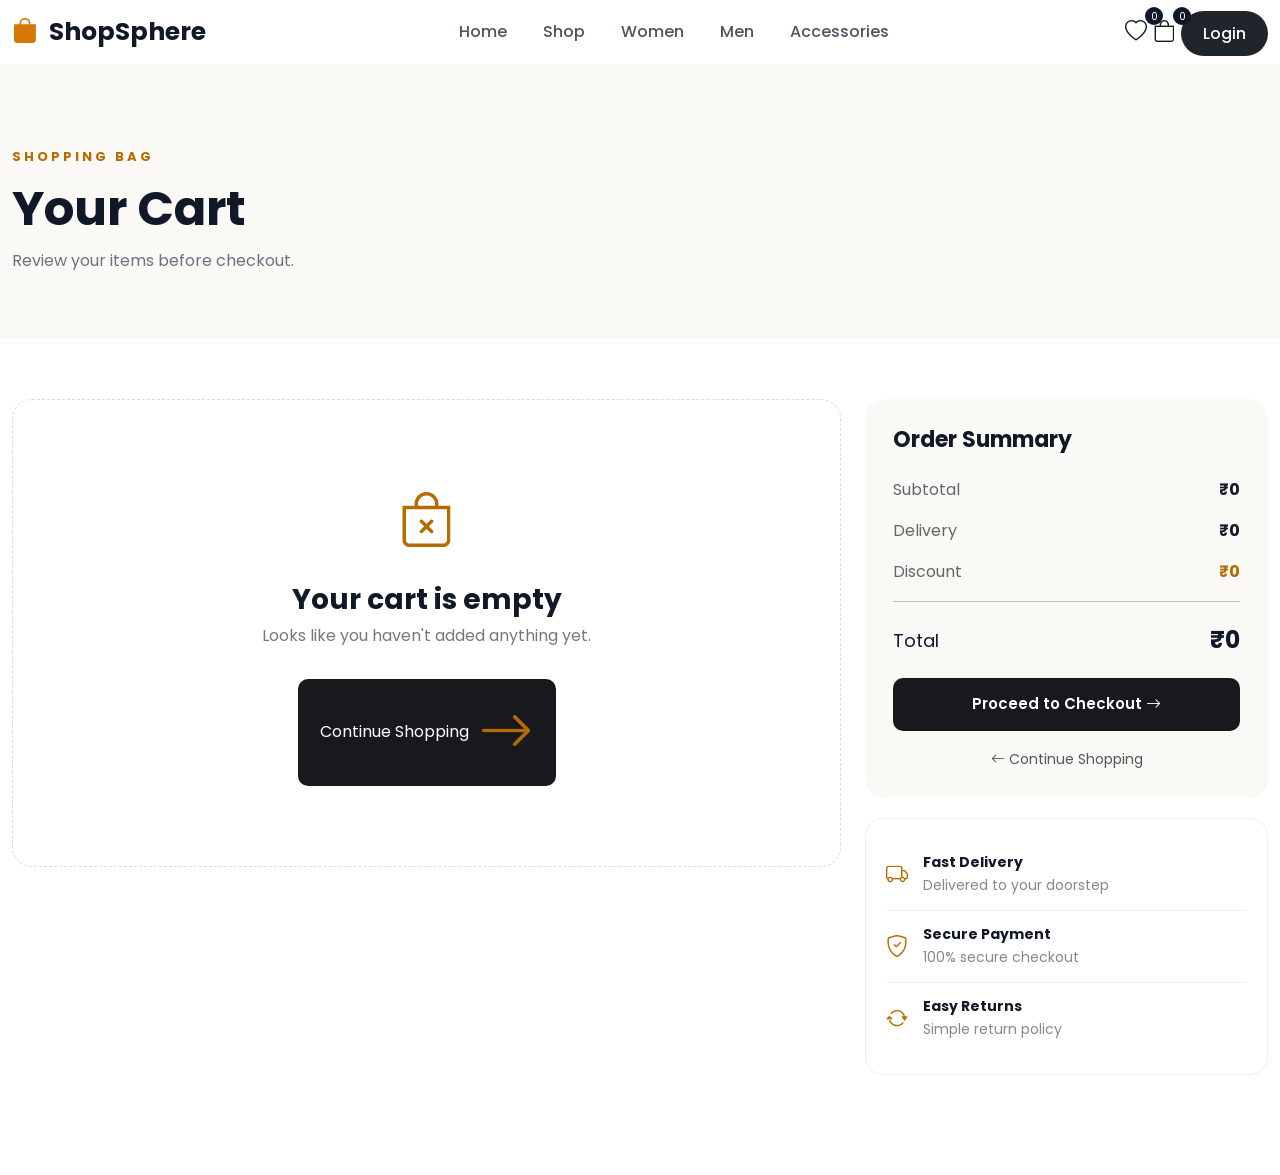
<file: cart.html>
<!DOCTYPE html>
<html lang="en">

<head>

    <meta charset="UTF-8">

    <meta name="viewport"
          content="width=device-width, initial-scale=1.0">

    <title>ShopSphere | Cart</title>


    <!-- Bootstrap -->

    <link
        href="https://cdn.jsdelivr.net/npm/bootstrap@5.3.3/dist/css/bootstrap.min.css"
        rel="stylesheet">


    <!-- Bootstrap Icons -->

    <link
        rel="stylesheet"
        href="https://cdn.jsdelivr.net/npm/bootstrap-icons@1.11.3/font/bootstrap-icons.min.css">


    <!-- Google Font -->

    <link
        href="https://fonts.googleapis.com/css2?family=Poppins:wght@300;400;500;600;700&display=swap"
        rel="stylesheet">


    <!-- Main CSS -->

    <link
        rel="stylesheet"
        href="style.css">


    <!-- Cart CSS -->

    <link
        rel="stylesheet"
        href="cart.css">

</head>


<body>


<!-- =====================================================
                    NAVBAR
===================================================== -->

<nav class="navbar navbar-expand-lg">

    <div class="container">


        <!-- LOGO -->

        <a
            class="navbar-brand fw-bold"
            href="index.html">

            <i class="bi bi-bag-fill"></i>

            ShopSphere

        </a>


        <!-- MOBILE BUTTON -->

        <button
            class="navbar-toggler"
            type="button"
            data-bs-toggle="collapse"
            data-bs-target="#navbarMenu"
            aria-controls="navbarMenu"
            aria-expanded="false"
            aria-label="Toggle navigation">

            <span class="navbar-toggler-icon"></span>

        </button>


        <!-- NAVIGATION -->

        <div
            class="collapse navbar-collapse"
            id="navbarMenu">


            <!-- NAV LINKS -->

            <ul class="navbar-nav mx-auto">


                <li class="nav-item">

                    <a
                        class="nav-link"
                        href="index.html">

                        Home

                    </a>

                </li>


                <li class="nav-item">

                    <a
                        class="nav-link"
                        href="products.html">

                        Shop

                    </a>

                </li>


                <li class="nav-item">

                    <a
                        class="nav-link"
                        href="products.html?category=Women">

                        Women

                    </a>

                </li>


                <li class="nav-item">

                    <a
                        class="nav-link"
                        href="products.html?category=Men">

                        Men

                    </a>

                </li>


                <li class="nav-item">

                    <a
                        class="nav-link"
                        href="products.html?category=Accessories">

                        Accessories

                    </a>

                </li>

            </ul>


            <!-- NAV ACTIONS -->

            <div class="navbar-actions">


                <!-- WISHLIST -->

                <a
                    href="wishlist.html"
                    class="nav-icon">

                    <i class="bi bi-heart"></i>

                    <span id="wishlistCount">
                        0
                    </span>

                </a>


                <!-- CART -->

                <a
                    href="cart.html"
                    class="nav-icon active-cart">

                    <i class="bi bi-bag"></i>

                    <span id="cartCount">
                        0
                    </span>

                </a>


                <!-- LOGIN -->

                <a
                    href="login.html"
                    class="login-btn">

                    Login

                </a>

            </div>

        </div>

    </div>

</nav>



<!-- =====================================================
                    CART HERO
===================================================== -->

<section class="cart-header">

    <div class="container">

        <span class="section-label">
            SHOPPING BAG
        </span>

        <h1>
            Your Cart
        </h1>

        <p>
            Review your items before checkout.
        </p>

    </div>

</section>



<!-- =====================================================
                    CART SECTION
===================================================== -->

<section class="cart-section">

    <div class="container">

        <div class="row g-4">


            <!-- =================================================
                            CART ITEMS
            ================================================= -->

            <div class="col-lg-8">


                <!-- CART ITEMS WILL BE INSERTED BY JS -->

                <div
                    id="cartItems"
                    class="cart-items">

                </div>


                <!-- EMPTY CART -->

                <!-- IMPORTANT:
                     ID = cartEmpty
                     because cart.js uses cartEmpty
                -->

                <div
                    id="cartEmpty"
                    class="empty-cart d-none">

                    <i class="bi bi-bag-x"></i>

                    <h3>
                        Your cart is empty
                    </h3>

                    <p>
                        Looks like you haven't added
                        anything yet.
                    </p>


                    <a
                        href="products.html"
                        class="shop-now-btn">

                        Continue Shopping

                        <i class="bi bi-arrow-right"></i>

                    </a>

                </div>

            </div>



            <!-- =================================================
                        ORDER SUMMARY
            ================================================= -->

            <div class="col-lg-4">


                <div class="order-summary">


                    <h3>
                        Order Summary
                    </h3>


                    <!-- SUBTOTAL -->

                    <div class="summary-row">

                        <span>
                            Subtotal
                        </span>

                        <strong id="cartSubtotal">
                            ₹0
                        </strong>

                    </div>


                    <!-- DELIVERY -->

                    <div class="summary-row">

                        <span>
                            Delivery
                        </span>

                        <strong id="delivery">
                            ₹99
                        </strong>

                    </div>


                    <!-- DISCOUNT -->

                    <div class="summary-row">

                        <span>
                            Discount
                        </span>

                        <strong
                            class="discount">

                            ₹0

                        </strong>

                    </div>


                    <hr>


                    <!-- TOTAL -->

                    <div class="summary-total">

                        <span>
                            Total
                        </span>

                        <strong id="cartTotal">
                            ₹0
                        </strong>

                    </div>


                    <!-- CHECKOUT -->

                    <button
                        id="checkoutBtn"
                        class="checkout-btn">

                        Proceed to Checkout

                        <i class="bi bi-arrow-right"></i>

                    </button>


                    <!-- CONTINUE SHOPPING -->

                    <a
                        href="products.html"
                        class="continue-shopping">

                        <i class="bi bi-arrow-left"></i>

                        Continue Shopping

                    </a>

                </div>



                <!-- =================================================
                            BENEFITS
                ================================================= -->

                <div class="cart-benefits">


                    <!-- DELIVERY -->

                    <div>

                        <i class="bi bi-truck"></i>

                        <div>

                            <strong>
                                Fast Delivery
                            </strong>

                            <small>
                                Delivered to your doorstep
                            </small>

                        </div>

                    </div>


                    <!-- PAYMENT -->

                    <div>

                        <i class="bi bi-shield-check"></i>

                        <div>

                            <strong>
                                Secure Payment
                            </strong>

                            <small>
                                100% secure checkout
                            </small>

                        </div>

                    </div>


                    <!-- RETURNS -->

                    <div>

                        <i class="bi bi-arrow-repeat"></i>

                        <div>

                            <strong>
                                Easy Returns
                            </strong>

                            <small>
                                Simple return policy
                            </small>

                        </div>

                    </div>

                </div>

            </div>

        </div>

    </div>

</section>



<!-- =====================================================
                        TOAST
===================================================== -->

<div
    id="shopToast"
    class="shop-toast">

    <i class="bi bi-check-circle-fill"></i>

    <span id="toastMessage">
        Product removed
    </span>

</div>



<!-- Bootstrap JS -->

<script
    src="https://cdn.jsdelivr.net/npm/bootstrap@5.3.3/dist/js/bootstrap.bundle.min.js">
</script>


<!-- Cart JS -->

<script src="cart.js"></script>
<script src="auth.js"></script>

</body>

</html>
</file>
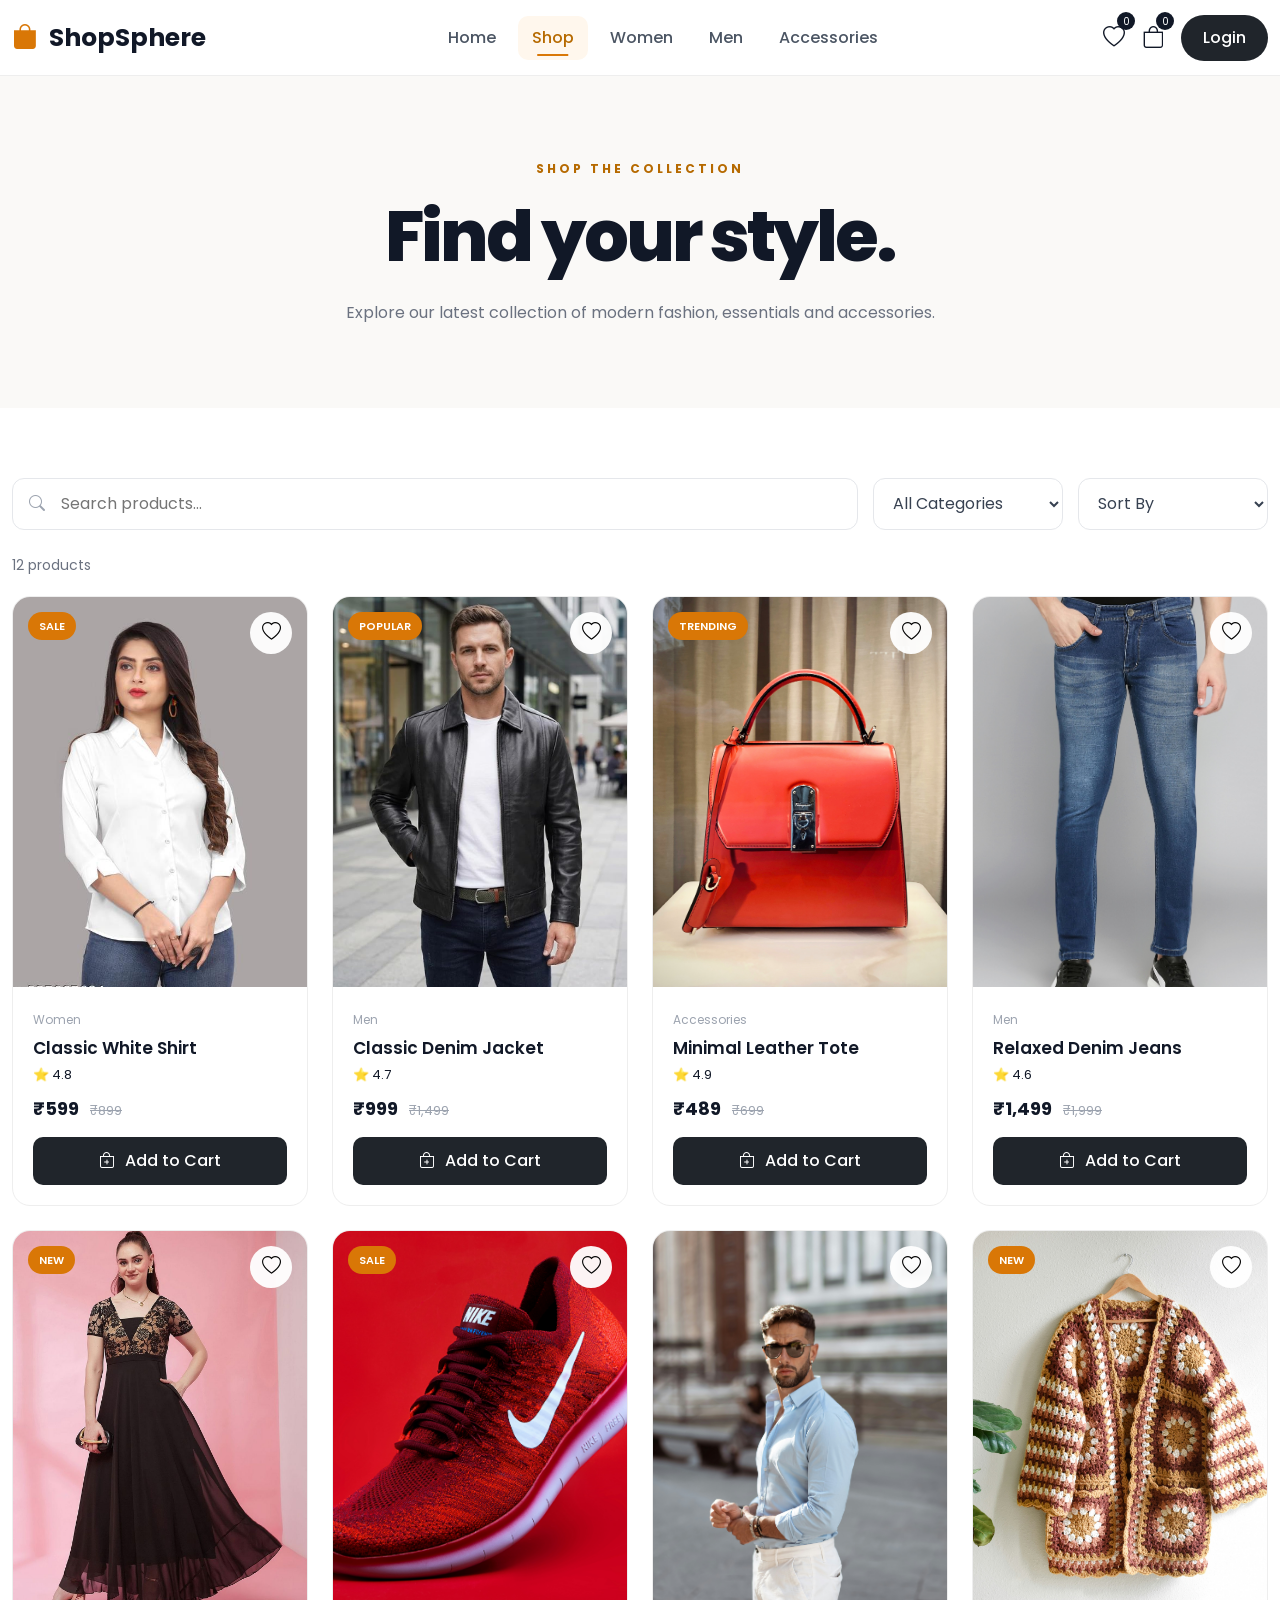
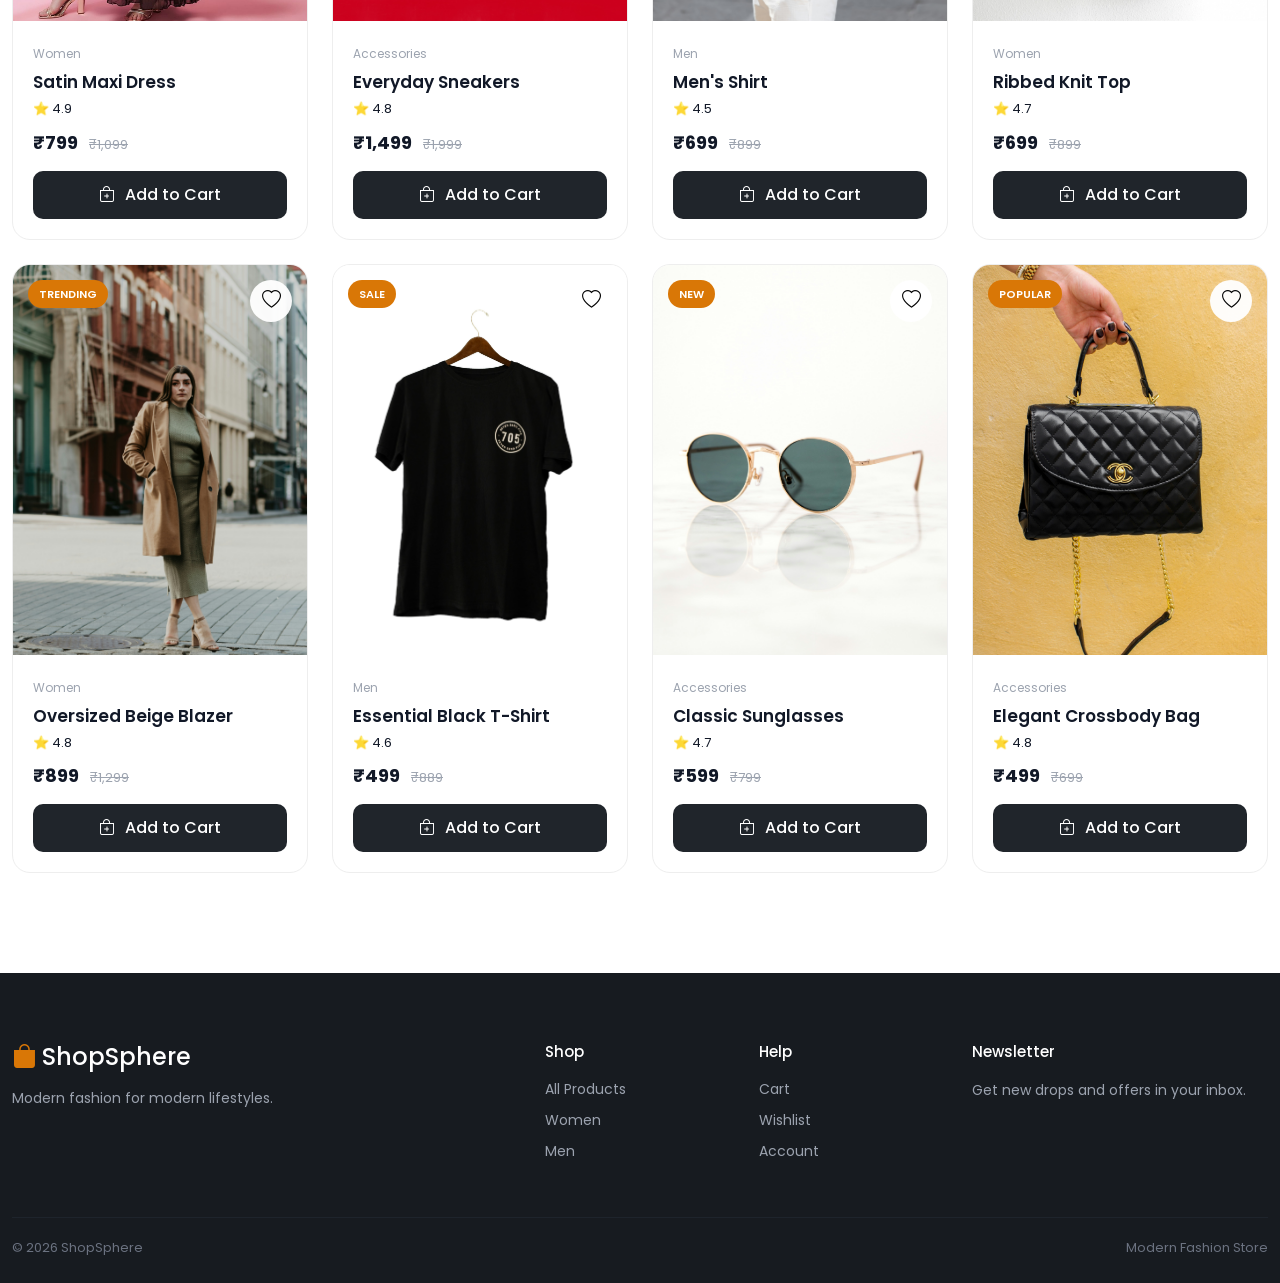
<file: checkout.html>
<!DOCTYPE html>
<html lang="en">

<head>

    <meta charset="UTF-8">

    <meta name="viewport"
          content="width=device-width, initial-scale=1.0">

    <title>ShopSphere | Checkout</title>

    <!-- Bootstrap -->
    <link
        href="https://cdn.jsdelivr.net/npm/bootstrap@5.3.3/dist/css/bootstrap.min.css"
        rel="stylesheet">

    <!-- Bootstrap Icons -->
    <link
        rel="stylesheet"
        href="https://cdn.jsdelivr.net/npm/bootstrap-icons@1.11.3/font/bootstrap-icons.min.css">

    <!-- Google Font -->
    <link
        href="https://fonts.googleapis.com/css2?family=Poppins:wght@300;400;500;600;700&display=swap"
        rel="stylesheet">

    <!-- Main CSS -->
    <link rel="stylesheet" href="style.css">

    <!-- Checkout CSS -->
    <link rel="stylesheet" href="checkout.css">

</head>


<body>


<!-- =====================================================
                    NAVBAR
===================================================== -->

<nav class="navbar navbar-expand-lg bg-white border-bottom">

    <div class="container">

        <a class="navbar-brand fw-bold"
           href="index.html">

            <i class="bi bi-bag-fill"></i>

            ShopSphere

        </a>


        <button
            class="navbar-toggler"
            type="button"
            data-bs-toggle="collapse"
            data-bs-target="#navbarMenu">

            <span class="navbar-toggler-icon"></span>

        </button>


        <div
            class="collapse navbar-collapse"
            id="navbarMenu">

            <ul class="navbar-nav mx-auto">

                <li class="nav-item">

                    <a class="nav-link"
                       href="index.html">

                        Home

                    </a>

                </li>


                <li class="nav-item">

                    <a class="nav-link"
                       href="products.html">

                        Shop

                    </a>

                </li>


                <li class="nav-item">

                    <a class="nav-link"
                       href="products.html?category=Women">

                        Women

                    </a>

                </li>


                <li class="nav-item">

                    <a class="nav-link"
                       href="products.html?category=Men">

                        Men

                    </a>

                </li>


                <li class="nav-item">

                    <a class="nav-link"
                       href="products.html?category=Accessories">

                        Accessories

                    </a>

                </li>

            </ul>


            <div class="navbar-actions">

                <a
                    href="wishlist.html"
                    class="nav-icon">

                    <i class="bi bi-heart"></i>

                    <span id="wishlistCount">
                        0
                    </span>

                </a>


                <a
                    href="cart.html"
                    class="nav-icon active-cart">

                    <i class="bi bi-bag"></i>

                    <span id="cartCount">
                        0
                    </span>

                </a>


                <a
                    href="login.html"
                    class="login-btn">

                    Login

                </a>

            </div>

        </div>

    </div>

</nav>



<!-- =====================================================
                    CHECKOUT HEADER
===================================================== -->

<section class="checkout-header">

    <div class="container">

        <span class="section-label">
            SECURE CHECKOUT
        </span>

        <h1>
            Complete Your Order
        </h1>

        <p>
            Almost there! Enter your details to complete
            your ShopSphere order.
        </p>

    </div>

</section>



<!-- =====================================================
                    CHECKOUT SECTION
===================================================== -->

<section class="checkout-section">

    <div class="container">

        <div class="row g-4">


            <!-- =================================================
                        CUSTOMER DETAILS
            ================================================== -->

            <div class="col-lg-7">

                <form id="checkoutForm">


                    <!-- CUSTOMER INFORMATION -->

                    <div class="checkout-card">

                        <div class="checkout-card-title">

                            <span class="step-number">
                                01
                            </span>

                            <div>

                                <h3>
                                    Contact Information
                                </h3>

                                <p>
                                    Enter your contact details
                                </p>

                            </div>

                        </div>


                        <div class="row g-3">

                            <div class="col-md-6">

                                <label>
                                    Full Name
                                </label>

                                <input
                                    type="text"
                                    id="fullName"
                                    class="form-control"
                                    placeholder="Enter your name"
                                    required>

                            </div>


                            <div class="col-md-6">

                                <label>
                                    Phone Number
                                </label>

                                <input
                                    type="tel"
                                    id="phone"
                                    class="form-control"
                                    placeholder="10-digit mobile number"
                                    maxlength="10"
                                    required>

                            </div>


                            <div class="col-12">

                                <label>
                                    Email Address
                                </label>

                                <input
                                    type="email"
                                    id="email"
                                    class="form-control"
                                    placeholder="you@example.com"
                                    required>

                            </div>

                        </div>

                    </div>



                    <!-- =================================================
                                ADDRESS
                    ================================================== -->

                    <div class="checkout-card">

                        <div class="checkout-card-title">

                            <span class="step-number">
                                02
                            </span>

                            <div>

                                <h3>
                                    Delivery Address
                                </h3>

                                <p>
                                    Where should we deliver your order?
                                </p>

                            </div>

                        </div>


                        <div class="row g-3">

                            <div class="col-12">

                                <label>
                                    Address
                                </label>

                                <textarea
                                    id="address"
                                    class="form-control"
                                    rows="3"
                                    placeholder="House no., street, area"
                                    required></textarea>

                            </div>


                            <div class="col-md-4">

                                <label>
                                    City
                                </label>

                                <input
                                    type="text"
                                    id="city"
                                    class="form-control"
                                    placeholder="City"
                                    required>

                            </div>


                            <div class="col-md-4">

                                <label>
                                    State
                                </label>

                                <input
                                    type="text"
                                    id="state"
                                    class="form-control"
                                    placeholder="State"
                                    required>

                            </div>


                            <div class="col-md-4">

                                <label>
                                    PIN Code
                                </label>

                                <input
                                    type="text"
                                    id="pincode"
                                    class="form-control"
                                    maxlength="6"
                                    placeholder="6-digit PIN"
                                    required>

                            </div>

                        </div>

                    </div>



                    <!-- =================================================
                                DELIVERY
                    ================================================== -->

                    <div class="checkout-card">

                        <div class="checkout-card-title">

                            <span class="step-number">
                                03
                            </span>

                            <div>

                                <h3>
                                    Delivery Method
                                </h3>

                                <p>
                                    Choose your preferred delivery option
                                </p>

                            </div>

                        </div>


                        <div class="delivery-options">


                            <label class="delivery-option">

                                <input
                                    type="radio"
                                    name="delivery"
                                    value="standard"
                                    checked>

                                <div>

                                    <strong>
                                        Standard Delivery
                                    </strong>

                                    <small>
                                        3–5 business days
                                    </small>

                                </div>

                                <span>
                                    ₹99
                                </span>

                            </label>



                            <label class="delivery-option">

                                <input
                                    type="radio"
                                    name="delivery"
                                    value="express">

                                <div>

                                    <strong>
                                        Express Delivery
                                    </strong>

                                    <small>
                                        1–2 business days
                                    </small>

                                </div>

                                <span>
                                    ₹199
                                </span>

                            </label>


                        </div>

                    </div>



                    <!-- =================================================
                                PAYMENT
                    ================================================== -->

                    <div class="checkout-card">

                        <div class="checkout-card-title">

                            <span class="step-number">
                                04
                            </span>

                            <div>

                                <h3>
                                    Payment Method
                                </h3>

                                <p>
                                    Select your preferred payment option
                                </p>

                            </div>

                        </div>


                        <div class="payment-options">


                            <label class="payment-option">

                                <input
                                    type="radio"
                                    name="payment"
                                    value="cod"
                                    checked>

                                <i class="bi bi-cash-stack"></i>

                                <div>

                                    <strong>
                                        Cash on Delivery
                                    </strong>

                                    <small>
                                        Pay when your order arrives
                                    </small>

                                </div>

                            </label>



                            <label class="payment-option">

                                <input
                                    type="radio"
                                    name="payment"
                                    value="upi">

                                <i class="bi bi-phone"></i>

                                <div>

                                    <strong>
                                        UPI
                                    </strong>

                                    <small>
                                        Google Pay, PhonePe, Paytm
                                    </small>

                                </div>

                            </label>



                            <label class="payment-option">

                                <input
                                    type="radio"
                                    name="payment"
                                    value="card">

                                <i class="bi bi-credit-card"></i>

                                <div>

                                    <strong>
                                        Credit / Debit Card
                                    </strong>
                                    <small>
                                        Secure card payment
                                    </small>
                                </div>
                            </label>
                        </div>
                    </div>
                    <button type="submit" class="place-order-btn">
                        Place Order
                        <i class="bi bi-arrow-right"></i>
                    </button>
                </form>
            </div>



            <!-- =================================================
                        ORDER SUMMARY
            ================================================== -->

            <div class="col-lg-5">

                <div class="checkout-summary">

                    <h3>
                        Your Order
                    </h3>


                    <div
                        id="checkoutItems"
                        class="checkout-items">

                    </div>


                    <hr>


                    <div class="checkout-summary-row">

                        <span>
                            Subtotal
                        </span>

                        <strong id="checkoutSubtotal">
                            ₹0
                        </strong>

                    </div>


                    <div class="checkout-summary-row">

                        <span>
                            Delivery
                        </span>

                        <strong id="checkoutDelivery">
                            ₹99
                        </strong>

                    </div>


                    <div class="checkout-summary-row">

                        <span>
                            Discount
                        </span>

                        <strong class="discount">
                            ₹0
                        </strong>

                    </div>


                    <hr>


                    <div class="checkout-total">

                        <span>
                            Total
                        </span>

                        <strong id="checkoutTotal">
                            ₹0
                        </strong>

                    </div>


                </div>


                <div class="secure-box">

                    <i class="bi bi-shield-lock-fill"></i>

                    <div>

                        <strong>
                            Secure Checkout
                        </strong>

                        <p>
                            Your information is protected
                            and securely processed.
                        </p>

                    </div>

                </div>

            </div>

        </div>

    </div>

</section>



<!-- Bootstrap JS -->

<script
    src="https://cdn.jsdelivr.net/npm/bootstrap@5.3.3/dist/js/bootstrap.bundle.min.js">
</script>


<!-- Checkout JS -->

<script src="auth.js"></script>
<script src="checkout.js"></script>


</body>

</html>
</file>
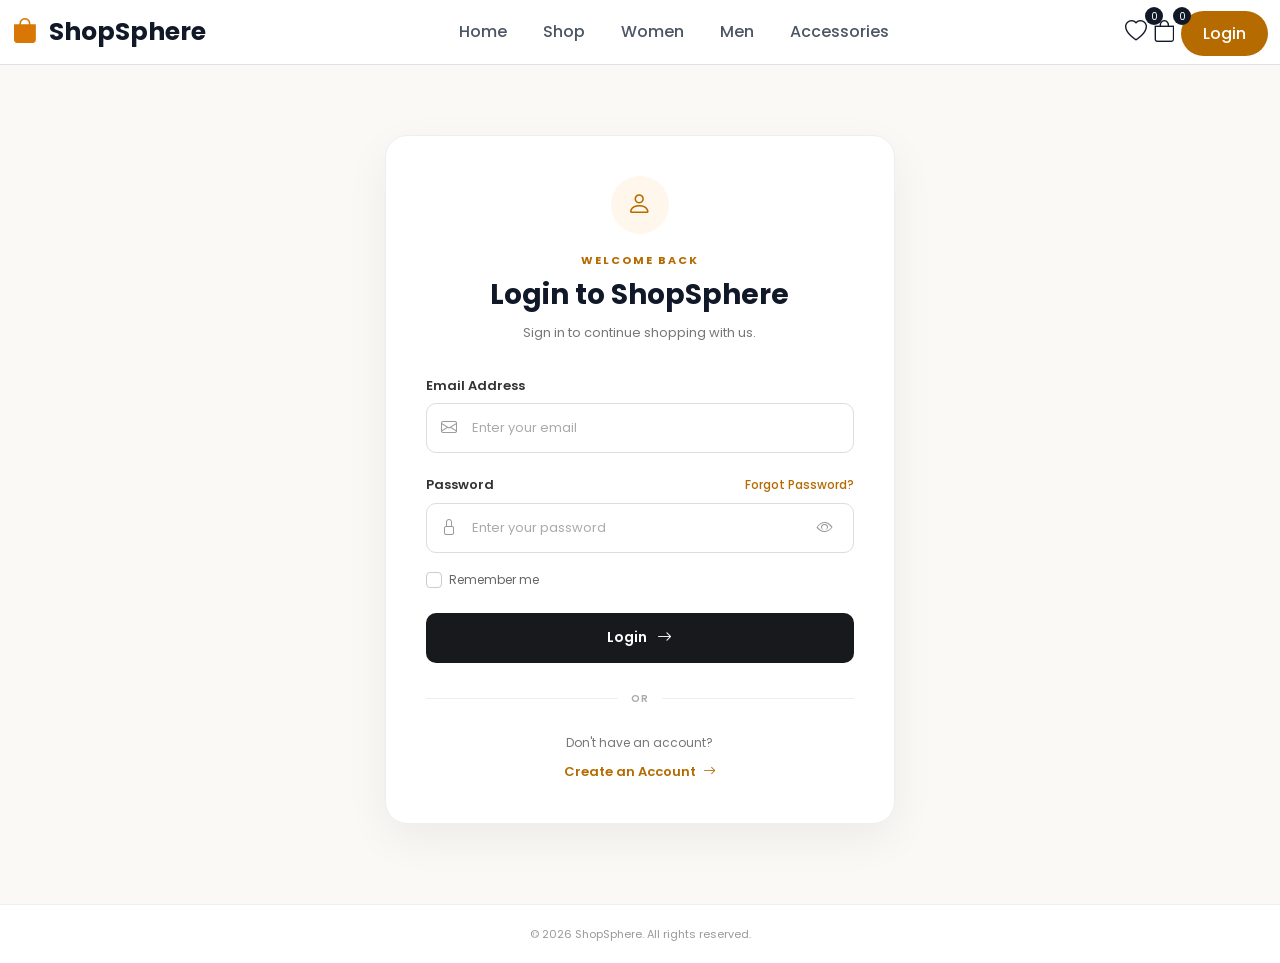
<file: login.html>
<!DOCTYPE html>
<html lang="en">

<head>

    <meta charset="UTF-8">

    <meta name="viewport"
          content="width=device-width, initial-scale=1.0">

    <title>ShopSphere | Login</title>


    <!-- =====================================================
                        BOOTSTRAP
    ====================================================== -->

    <link
        href="https://cdn.jsdelivr.net/npm/bootstrap@5.3.3/dist/css/bootstrap.min.css"
        rel="stylesheet">


    <!-- =====================================================
                    BOOTSTRAP ICONS
    ====================================================== -->

    <link
        rel="stylesheet"
        href="https://cdn.jsdelivr.net/npm/bootstrap-icons@1.11.3/font/bootstrap-icons.min.css">


    <!-- =====================================================
                        GOOGLE FONT
    ====================================================== -->

    <link
        href="https://fonts.googleapis.com/css2?family=Poppins:wght@300;400;500;600;700&display=swap"
        rel="stylesheet">


    <!-- =====================================================
                        MAIN CSS
    ====================================================== -->

    <link
        rel="stylesheet"
        href="style.css">


    <!-- =====================================================
                        LOGIN CSS
    ====================================================== -->

    <link
        rel="stylesheet"
        href="login.css">

</head>


<body>


<!-- =====================================================
                        NAVBAR
===================================================== -->

<nav class="navbar navbar-expand-lg bg-white border-bottom">

    <div class="container">

        <!-- LOGO -->

        <a
            class="navbar-brand fw-bold"
            href="index.html">

            <i class="bi bi-bag-fill"></i>

            ShopSphere

        </a>


        <!-- MOBILE TOGGLE -->

        <button
            class="navbar-toggler"
            type="button"
            data-bs-toggle="collapse"
            data-bs-target="#navbarMenu"
            aria-controls="navbarMenu"
            aria-expanded="false"
            aria-label="Toggle navigation">

            <span class="navbar-toggler-icon"></span>

        </button>


        <!-- NAVIGATION -->

        <div
            class="collapse navbar-collapse"
            id="navbarMenu">


            <ul class="navbar-nav mx-auto">


                <!-- HOME -->

                <li class="nav-item">

                    <a
                        class="nav-link"
                        href="index.html">

                        Home

                    </a>

                </li>


                <!-- SHOP -->

                <li class="nav-item">

                    <a
                        class="nav-link"
                        href="products.html">

                        Shop

                    </a>

                </li>


                <!-- WOMEN -->

                <li class="nav-item">

                    <a
                        class="nav-link"
                        href="products.html?category=Women">

                        Women

                    </a>

                </li>


                <!-- MEN -->

                <li class="nav-item">

                    <a
                        class="nav-link"
                        href="products.html?category=Men">

                        Men

                    </a>

                </li>


                <!-- ACCESSORIES -->

                <li class="nav-item">

                    <a
                        class="nav-link"
                        href="products.html?category=Accessories">

                        Accessories

                    </a>

                </li>

            </ul>


            <!-- =================================================
                            NAV ACTIONS
            ================================================== -->

            <div class="navbar-actions">


                <!-- WISHLIST -->

                <a
                    href="wishlist.html"
                    class="nav-icon">

                    <i class="bi bi-heart"></i>

                    <span id="wishlistCount">
                        0
                    </span>

                </a>


                <!-- CART -->

                <a
                    href="cart.html"
                    class="nav-icon">

                    <i class="bi bi-bag"></i>

                    <span id="cartCount">
                        0
                    </span>

                </a>


                <!-- LOGIN -->

                <a
                    href="login.html"
                    class="login-btn active">

                    Login

                </a>

            </div>

        </div>

    </div>

</nav>



<!-- =====================================================
                    LOGIN SECTION
===================================================== -->

<section class="login-section">

    <div class="container">

        <div class="row justify-content-center">

            <div class="col-lg-5 col-md-7 col-sm-10">


                <!-- =================================================
                            LOGIN CARD
                ================================================== -->

                <div class="login-card">


                    <!-- LOGIN HEADER -->

                    <div class="login-header">

                        <div class="login-icon">

                            <i class="bi bi-person"></i>

                        </div>


                        <span class="section-label">
                            WELCOME BACK
                        </span>


                        <h1>
                            Login to ShopSphere
                        </h1>


                        <p>
                            Sign in to continue shopping with us.
                        </p>

                    </div>



                    <!-- =================================================
                                LOGIN FORM
                    ================================================== -->

                    <form id="loginForm">


                        <!-- EMAIL -->

                        <div class="form-group">

                            <label for="loginEmail">
                                Email Address
                            </label>


                            <div class="input-wrapper">

                                <i class="bi bi-envelope"></i>

                                <input
                                    type="email"
                                    id="loginEmail"
                                    class="form-control"
                                    placeholder="Enter your email"
                                    autocomplete="email"
                                    required>

                            </div>

                        </div>



                        <!-- PASSWORD -->

                        <div class="form-group">

                            <div class="password-label">

                                <label for="loginPassword">
                                    Password
                                </label>


                                <a
                                    href="#"
                                    id="forgotPassword">

                                    Forgot Password?

                                </a>

                            </div>


                            <div class="input-wrapper">

                                <i class="bi bi-lock"></i>

                                <input
                                    type="password"
                                    id="loginPassword"
                                    class="form-control"
                                    placeholder="Enter your password"
                                    autocomplete="current-password"
                                    required>


                                <!-- SHOW PASSWORD -->

                                <button
                                    type="button"
                                    class="password-toggle"
                                    id="togglePassword"
                                    aria-label="Show password">

                                    <i class="bi bi-eye"></i>

                                </button>

                            </div>

                        </div>



                        <!-- REMEMBER ME -->

                        <div class="remember-row">

                            <div class="form-check">

                                <input
                                    class="form-check-input"
                                    type="checkbox"
                                    id="rememberMe">


                                <label
                                    class="form-check-label"
                                    for="rememberMe">

                                    Remember me

                                </label>

                            </div>

                        </div>



                        <!-- LOGIN BUTTON -->

                        <button
                            type="submit"
                            class="login-submit-btn">

                            Login

                            <i class="bi bi-arrow-right"></i>

                        </button>



                        <!-- MESSAGE -->

                        <div
                            id="loginMessage"
                            class="login-message"
                            role="alert">

                        </div>


                    </form>



                    <!-- =================================================
                            DIVIDER
                    ================================================== -->

                    <div class="login-divider">

                        <span>
                            OR
                        </span>

                    </div>



                    <!-- =================================================
                            SIGNUP
                    ================================================== -->

                    <div class="signup-link">

                        <p>
                            Don't have an account?
                        </p>


                        <a
                            href="signup.html">

                            Create an Account

                            <i class="bi bi-arrow-right"></i>

                        </a>

                    </div>


                </div>

            </div>

        </div>

    </div>

</section>



<!-- =====================================================
                        FOOTER
===================================================== -->

<footer class="login-footer">

    <div class="container">

        <p>
            © 2026 ShopSphere. All rights reserved.
        </p>

    </div>

</footer>



<!-- =====================================================
                    BOOTSTRAP JS
===================================================== -->

<script
    src="https://cdn.jsdelivr.net/npm/bootstrap@5.3.3/dist/js/bootstrap.bundle.min.js">
</script>


<!-- =====================================================
                        LOGIN JS
===================================================== -->

<script src="login.js"></script>
<script src="auth.js"></script>


</body>

</html>
</file>
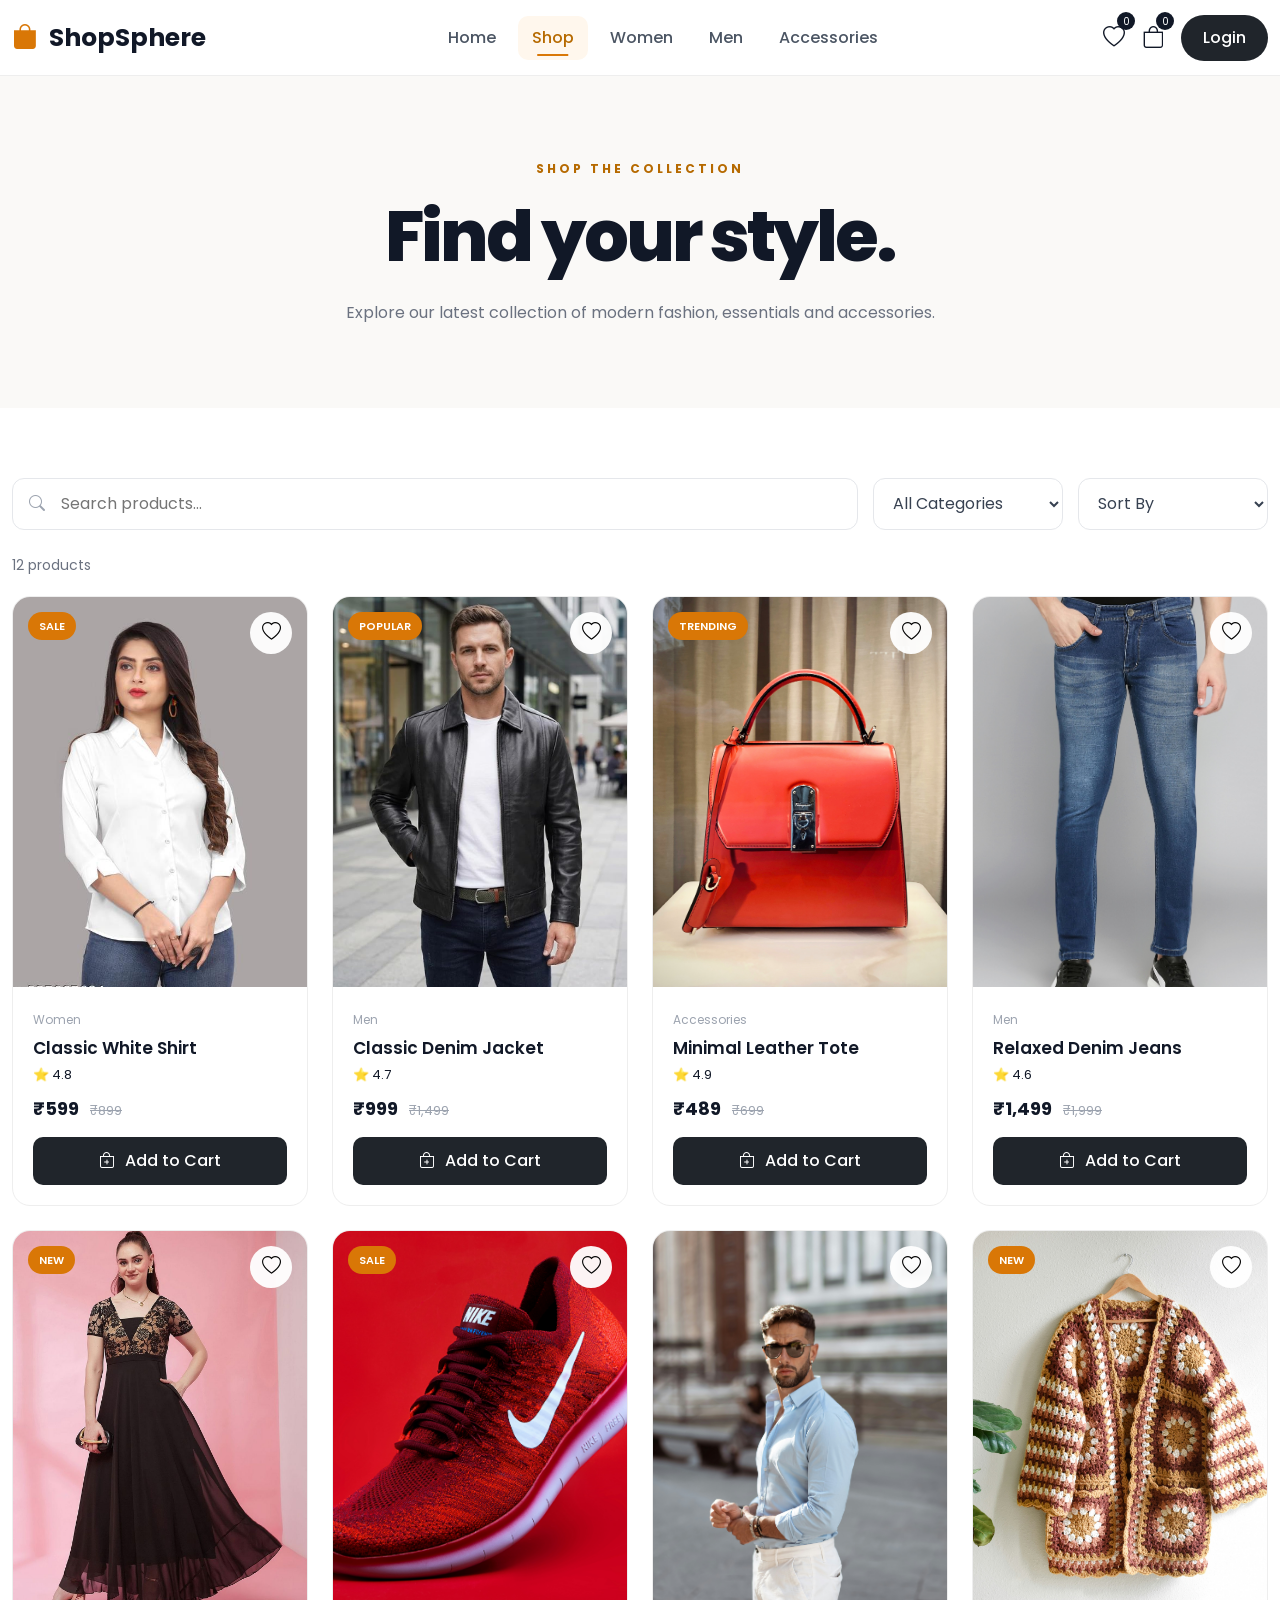
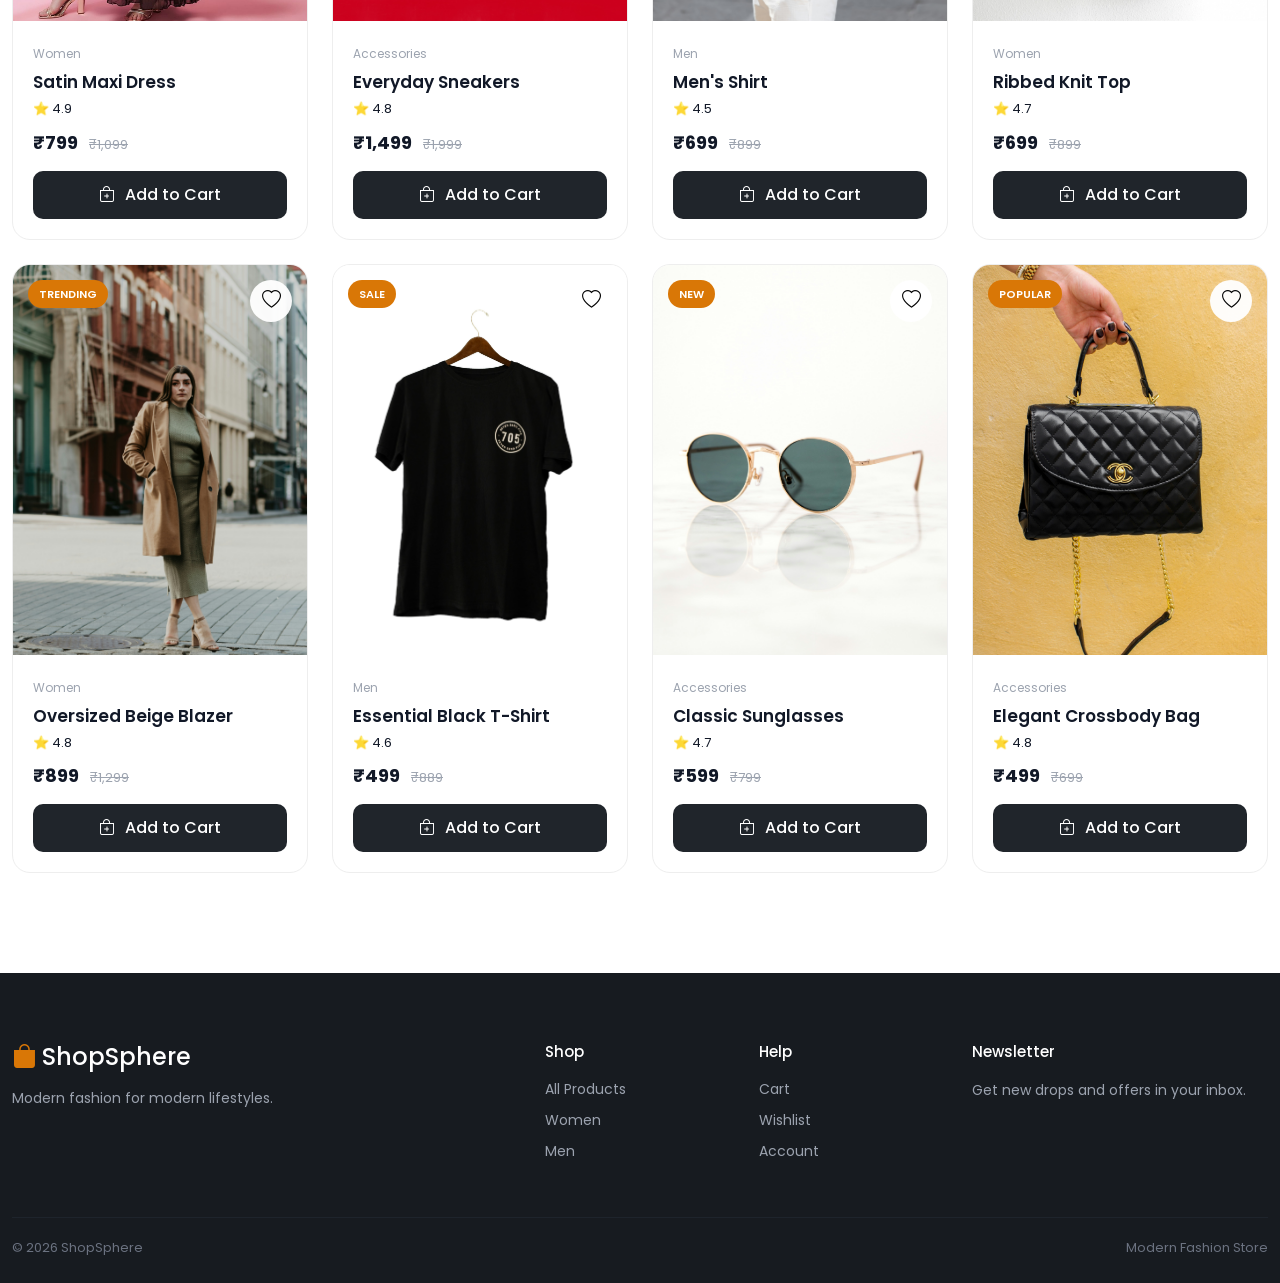
<file: order-success.html>
<!DOCTYPE html>
<html lang="en">

<head>

    <meta charset="UTF-8">

    <meta name="viewport"
          content="width=device-width, initial-scale=1.0">

    <title>ShopSphere | Order Successful</title>


    <link
        href="https://cdn.jsdelivr.net/npm/bootstrap@5.3.3/dist/css/bootstrap.min.css"
        rel="stylesheet">


    <link
        rel="stylesheet"
        href="https://cdn.jsdelivr.net/npm/bootstrap-icons@1.11.3/font/bootstrap-icons.min.css">


    <link
        href="https://fonts.googleapis.com/css2?family=Poppins:wght@300;400;500;600;700&display=swap"
        rel="stylesheet">


    <link
        rel="stylesheet"
        href="style.css">


    <link
        rel="stylesheet"
        href="success.css">

</head>


<body>


<!-- =====================================================
                    NAVBAR
===================================================== -->

<nav class="navbar navbar-expand-lg bg-white border-bottom">

    <div class="container">

        <a
            class="navbar-brand fw-bold"
            href="index.html">

            <i class="bi bi-bag-fill"></i>

            ShopSphere

        </a>


        <div class="navbar-actions ms-auto">

            <a
                href="products.html"
                class="continue-shopping-nav">

                Continue Shopping

            </a>

        </div>

    </div>

</nav>



<!-- =====================================================
                SUCCESS SECTION
===================================================== -->

<section class="success-section">

    <div class="container">

        <div class="success-card">


            <div class="success-icon">

                <i class="bi bi-check-lg"></i>

            </div>


            <span class="success-label">
                ORDER CONFIRMED
            </span>


            <h1>
                Thank You For Your Order!
            </h1>


            <p>
                Your order has been successfully placed.
                We'll get your items ready for delivery.
            </p>


            <!-- ORDER NUMBER -->

            <div class="order-number-box">

                <span>
                    Order Number
                </span>

                <strong id="orderNumber">
                    #SS00000000
                </strong>

            </div>



            <!-- ORDER INFO -->

            <div class="success-info">


                <div>

                    <i class="bi bi-person"></i>

                    <span>
                        Customer
                    </span>

                    <strong id="customerName">
                        -
                    </strong>

                </div>


                <div>

                    <i class="bi bi-truck"></i>

                    <span>
                        Delivery
                    </span>

                    <strong id="deliveryMethod">
                        -
                    </strong>

                </div>


                <div>

                    <i class="bi bi-credit-card"></i>

                    <span>
                        Payment
                    </span>

                    <strong id="paymentMethod">
                        -
                    </strong>

                </div>


                <div>

                    <i class="bi bi-currency-rupee"></i>

                    <span>
                        Total
                    </span>

                    <strong id="orderTotal">
                        ₹0
                    </strong>

                </div>


            </div>



            <!-- BUTTONS -->

            <div class="success-buttons">

                <a
                    href="products.html"
                    class="primary-success-btn">

                    Continue Shopping

                    <i class="bi bi-arrow-right"></i>

                </a>


                <a
                    href="index.html"
                    class="secondary-success-btn">

                    Back to Home

                </a>

            </div>


        </div>

    </div>

</section>



<script src="success.js"></script>
<script src="auth.js"></script>

</body>

</html>
</file>
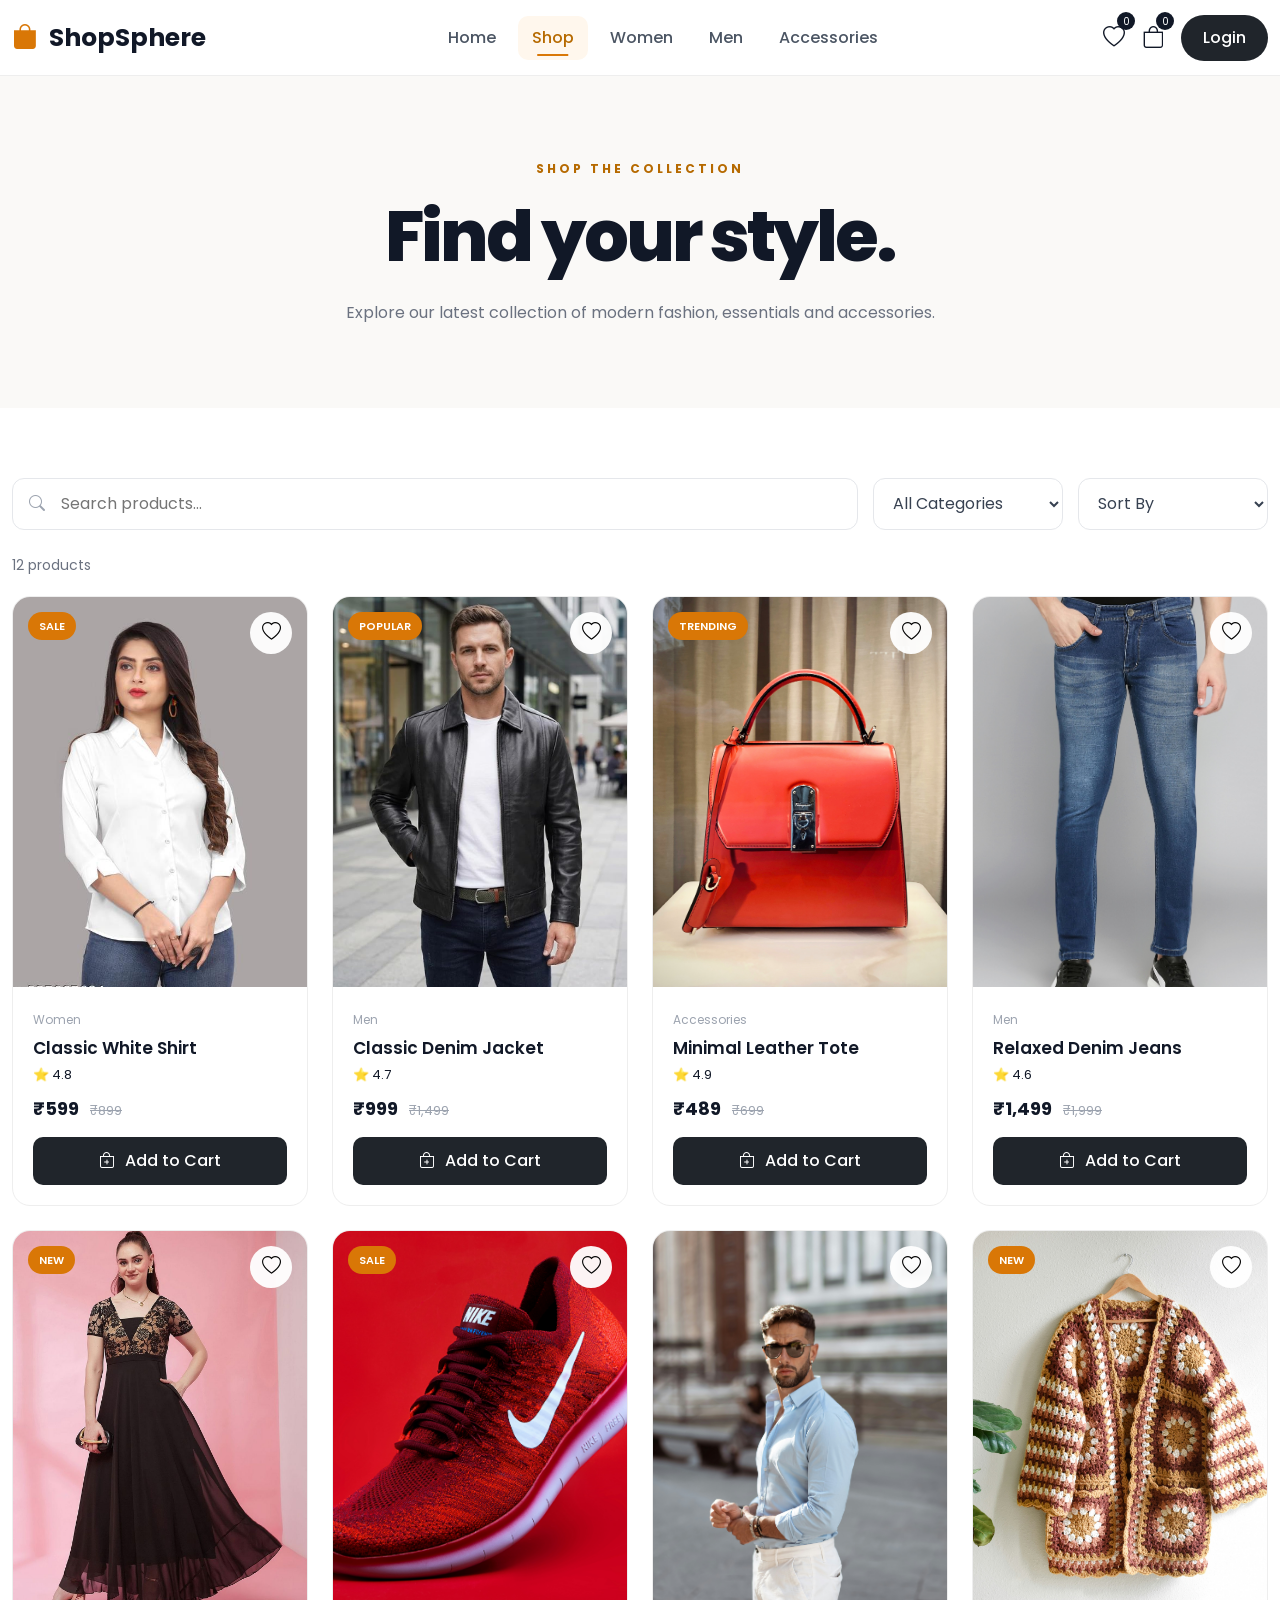
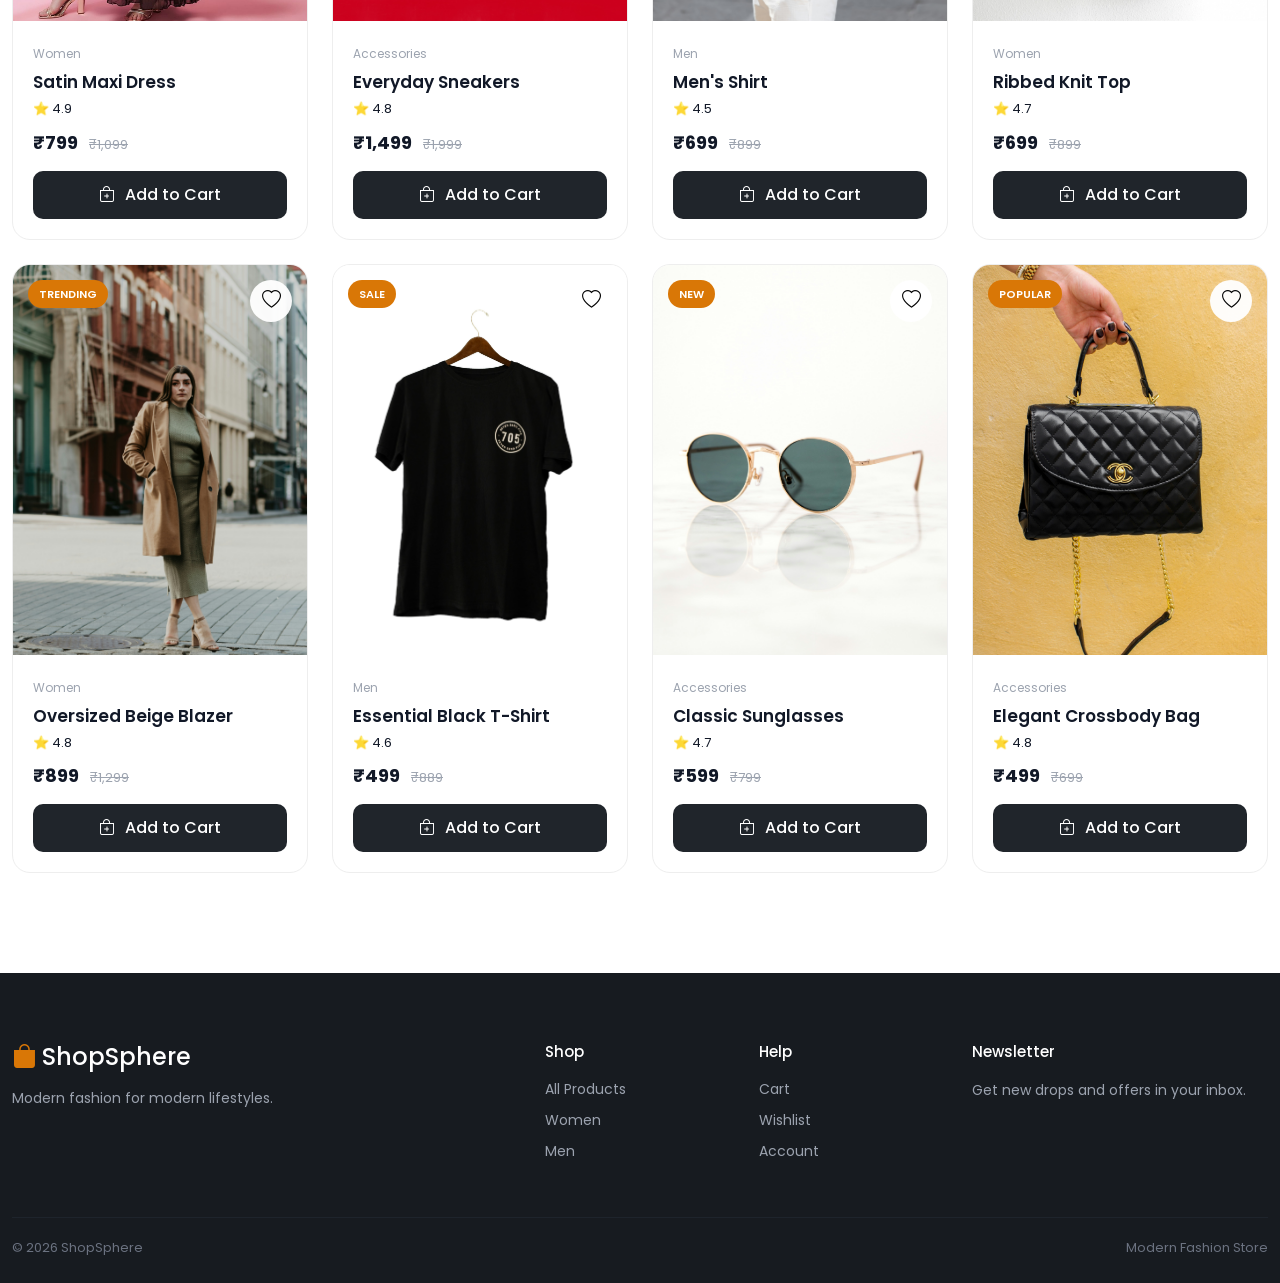
<file: products.html>
<!DOCTYPE html>
<html lang="en">

<head>

    <meta charset="UTF-8">

    <meta
        name="viewport"
        content="width=device-width, initial-scale=1.0">

    <title>Shop | ShopSphere</title>


    <!-- Bootstrap -->

    <link
        href="https://cdn.jsdelivr.net/npm/bootstrap@5.3.3/dist/css/bootstrap.min.css"
        rel="stylesheet">


    <!-- Bootstrap Icons -->

    <link
        href="https://cdn.jsdelivr.net/npm/bootstrap-icons@1.11.3/font/bootstrap-icons.css"
        rel="stylesheet">


    <!-- Google Font -->

    <link
        href="https://fonts.googleapis.com/css2?family=Poppins:wght@300;400;500;600;700;800&display=swap"
        rel="stylesheet">


    <!-- Main CSS -->

    <link
        rel="stylesheet"
        href="style.css">


    <!-- Products CSS -->

    <link
        rel="stylesheet"
        href="products.css">

</head>


<body>


<!-- =====================================================
                        NAVBAR
===================================================== -->

<nav class="navbar navbar-expand-lg shop-navbar">

    <div class="container">


        <!-- LOGO -->

        <a
            class="navbar-brand"
            href="index.html">

            <i class="bi bi-bag-fill"></i>

            ShopSphere

        </a>



        <!-- MOBILE BUTTON -->

        <button
            class="navbar-toggler"
            type="button"
            data-bs-toggle="collapse"
            data-bs-target="#navbarMenu">

            <i class="bi bi-list"></i>

        </button>



        <div
            class="collapse navbar-collapse"
            id="navbarMenu">


            <!-- NAV LINKS -->

            <ul class="navbar-nav mx-auto">

                <li class="nav-item">

                    <a
                        class="nav-link"
                        href="index.html">

                        Home

                    </a>

                </li>


                <li class="nav-item">

                    <a
                        class="nav-link active"
                        href="products.html">

                        Shop

                    </a>

                </li>


                <li class="nav-item">

                    <a
                        class="nav-link"
                        href="products.html?category=Women">

                        Women

                    </a>

                </li>


                <li class="nav-item">

                    <a
                        class="nav-link"
                        href="products.html?category=Men">

                        Men

                    </a>

                </li>


                <li class="nav-item">

                    <a
                        class="nav-link"
                        href="products.html?category=Accessories">

                        Accessories

                    </a>

                </li>

            </ul>



            <!-- RIGHT SIDE -->

            <div class="navbar-right">


                <!-- WISHLIST -->

                <a
                    href="wishlist.html"
                    class="nav-icon">

                    <i class="bi bi-heart"></i>

                    <span id="wishlistCount">
                        0
                    </span>

                </a>



                <!-- CART -->

                <a
                    href="cart.html"
                    class="nav-icon">

                    <i class="bi bi-bag"></i>

                    <span id="cartCount">
                        0
                    </span>

                </a>



                <!-- LOGIN -->

                <a
                    href="login.html"
                    class="login-btn">

                    Login

                </a>

            </div>

        </div>

    </div>

</nav>



<!-- =====================================================
                    SHOP HEADER
===================================================== -->

<section class="shop-header">

    <div class="container">

        <span class="eyebrow">
            SHOP THE COLLECTION
        </span>

        <h1>
            Find your style.
        </h1>

        <p>
            Explore our latest collection of modern
            fashion, essentials and accessories.
        </p>

    </div>

</section>



<!-- =====================================================
                    SHOP SECTION
===================================================== -->

<section class="shop-section">

    <div class="container">


        <!-- TOP CONTROLS -->

        <div class="shop-controls">


            <!-- SEARCH -->

            <div class="search-box">

                <i class="bi bi-search"></i>

                <input
                    type="text"
                    id="searchInput"
                    placeholder="Search products...">

            </div>



            <!-- CATEGORY -->

            <select
                id="categoryFilter"
                class="shop-select">

                <option value="All">
                    All Categories
                </option>

                <option value="Women">
                    Women
                </option>

                <option value="Men">
                    Men
                </option>

                <option value="Accessories">
                    Accessories
                </option>

            </select>



            <!-- SORT -->

            <select
                id="sortFilter"
                class="shop-select">

                <option value="default">
                    Sort By
                </option>

                <option value="low">
                    Price: Low to High
                </option>

                <option value="high">
                    Price: High to Low
                </option>

                <option value="rating">
                    Highest Rated
                </option>

                <option value="name">
                    Name: A-Z
                </option>

            </select>

        </div>



        <!-- RESULT COUNT -->

        <div class="result-row">

            <p id="productCount">
                12 products
            </p>

        </div>



        <!-- PRODUCTS -->

        <div
            class="row g-4"
            id="productGrid">

        </div>



        <!-- NO PRODUCTS -->

        <div
            id="noProducts"
            class="no-products d-none">

            <i class="bi bi-search"></i>

            <h3>
                No products found
            </h3>

            <p>
                Try another search or category.
            </p>

        </div>

    </div>

</section>



<!-- =====================================================
                        FOOTER
===================================================== -->

<footer>

    <div class="container">

        <div class="row g-4">


            <div class="col-lg-5">

                <h4>

                    <i class="bi bi-bag-fill"></i>

                    ShopSphere

                </h4>

                <p>
                    Modern fashion for modern lifestyles.
                </p>

            </div>



            <div class="col-6 col-lg-2">

                <h6>
                    Shop
                </h6>

                <a href="products.html">
                    All Products
                </a>

                <a href="products.html?category=Women">
                    Women
                </a>

                <a href="products.html?category=Men">
                    Men
                </a>

            </div>



            <div class="col-6 col-lg-2">

                <h6>
                    Help
                </h6>

                <a href="cart.html">
                    Cart
                </a>

                <a href="wishlist.html">
                    Wishlist
                </a>

                <a href="login.html">
                    Account
                </a>

            </div>



            <div class="col-lg-3">

                <h6>
                    Newsletter
                </h6>

                <p>
                    Get new drops and offers
                    in your inbox.
                </p>

            </div>

        </div>


        <hr>


        <div class="footer-bottom">

            <span>
                © 2026 ShopSphere
            </span>

            <span>
                Modern Fashion Store
            </span>

        </div>

    </div>

</footer>



<!-- =====================================================
                    TOAST
===================================================== -->

<div
    class="shop-toast"
    id="shopToast">

    <i class="bi bi-check-circle-fill"></i>

    <span id="toastMessage">
        Added to cart
    </span>

</div>



<!-- Bootstrap JS -->

<script
    src="https://cdn.jsdelivr.net/npm/bootstrap@5.3.3/dist/js/bootstrap.bundle.min.js">
</script>


<!-- Products JS -->

<script src="products.js"></script>
<script src="auth.js"></script>

</body>

</html>
</file>
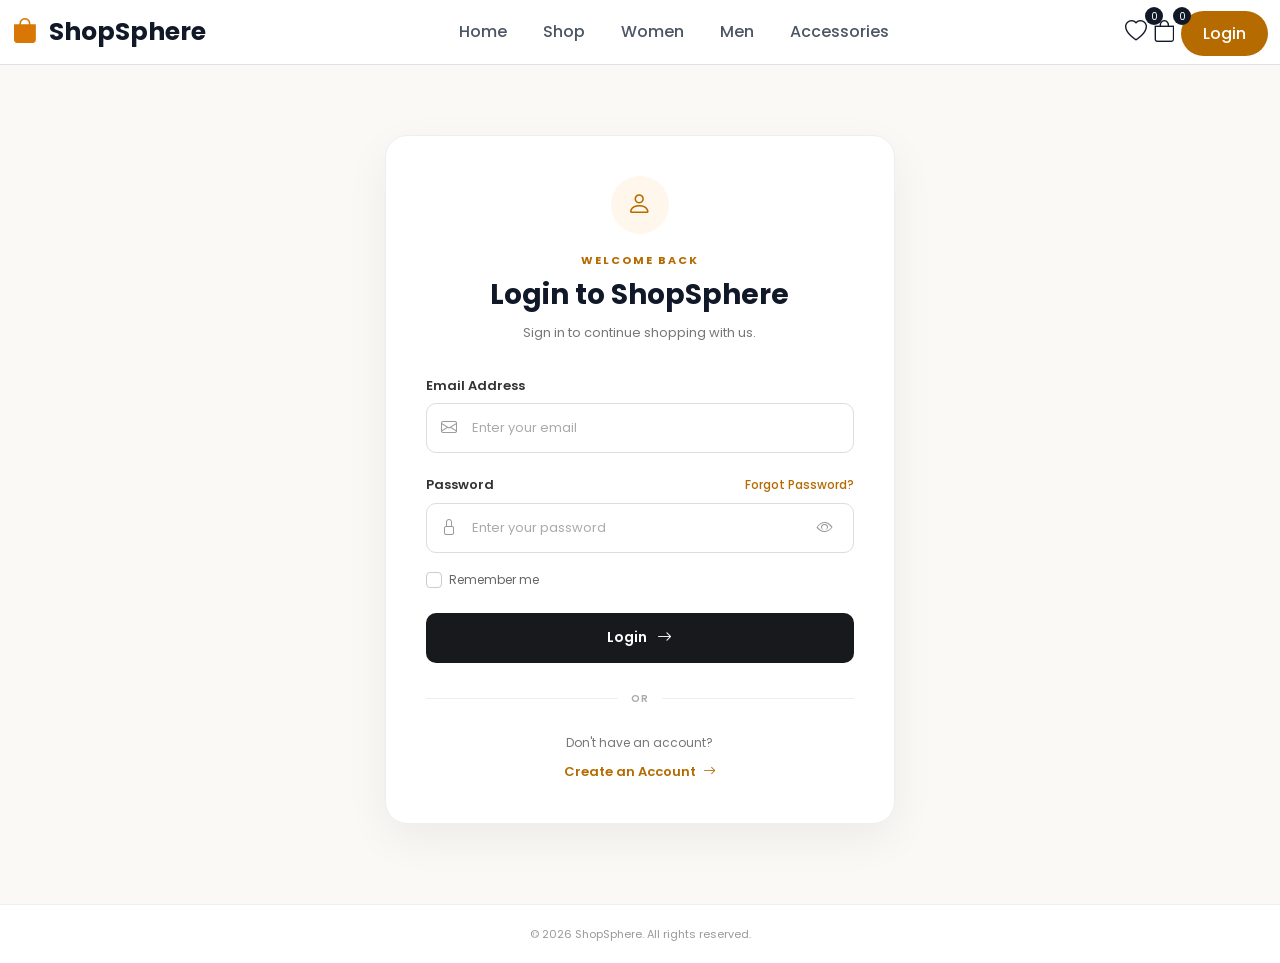
<file: profile.html>
<!DOCTYPE html>
<html lang="en">

<head>

    <meta charset="UTF-8">

    <meta name="viewport"
          content="width=device-width, initial-scale=1.0">

    <title>ShopSphere | My Profile</title>

    <!-- Bootstrap -->
    <link
        href="https://cdn.jsdelivr.net/npm/bootstrap@5.3.3/dist/css/bootstrap.min.css"
        rel="stylesheet">

    <!-- Bootstrap Icons -->
    <link
        rel="stylesheet"
        href="https://cdn.jsdelivr.net/npm/bootstrap-icons@1.11.3/font/bootstrap-icons.min.css">

    <!-- Google Font -->
    <link
        href="https://fonts.googleapis.com/css2?family=Poppins:wght@300;400;500;600;700&display=swap"
        rel="stylesheet">

    <!-- Main CSS -->
    <link
        rel="stylesheet"
        href="style.css">

    <!-- Profile CSS -->
    <link
        rel="stylesheet"
        href="profile.css">

</head>


<body>


<!-- =====================================================
                        NAVBAR
===================================================== -->

<nav class="navbar navbar-expand-lg bg-white border-bottom">

    <div class="container">

        <a
            class="navbar-brand fw-bold"
            href="index.html">

            <i class="bi bi-bag-fill"></i>

            ShopSphere

        </a>


        <button
            class="navbar-toggler"
            type="button"
            data-bs-toggle="collapse"
            data-bs-target="#navbarMenu">

            <span class="navbar-toggler-icon"></span>

        </button>


        <div
            class="collapse navbar-collapse"
            id="navbarMenu">

            <ul class="navbar-nav mx-auto">

                <li class="nav-item">

                    <a
                        class="nav-link"
                        href="index.html">

                        Home

                    </a>

                </li>


                <li class="nav-item">

                    <a
                        class="nav-link"
                        href="products.html">

                        Shop

                    </a>

                </li>


                <li class="nav-item">

                    <a
                        class="nav-link"
                        href="products.html?category=Women">

                        Women

                    </a>

                </li>


                <li class="nav-item">

                    <a
                        class="nav-link"
                        href="products.html?category=Men">

                        Men

                    </a>

                </li>


                <li class="nav-item">

                    <a
                        class="nav-link"
                        href="products.html?category=Accessories">

                        Accessories

                    </a>

                </li>

            </ul>


            <div class="navbar-right">

                <a
                    href="wishlist.html"
                    class="nav-icon">

                    <i class="bi bi-heart"></i>

                    <span id="wishlistCount">
                        0
                    </span>

                </a>


                <a
                    href="cart.html"
                    class="nav-icon">

                    <i class="bi bi-bag"></i>

                    <span id="cartCount">
                        0
                    </span>

                </a>


                <!-- LOGIN / USER ACCOUNT -->

                <div
                    class="user-menu-wrapper"
                    id="userMenuWrapper">

                    <!-- This will be changed by auth.js -->

                    <a
                        href="login.html"
                        class="login-btn"
                        id="loginBtn">

                        Login

                    </a>


                    <!-- LOGGED-IN USER BUTTON -->

                    <button
                        type="button"
                        class="user-menu-btn d-none"
                        id="userMenuBtn">

                        <i class="bi bi-person-circle"></i>

                        <span id="navbarUserName">
                            Account
                        </span>

                        <i class="bi bi-chevron-down"></i>

                    </button>


                    <!-- USER DROPDOWN -->

                    <div
                        class="user-dropdown"
                        id="userDropdown">

                        <div class="user-dropdown-header">

                            <i class="bi bi-person-circle"></i>

                            <div>

                                <strong id="dropdownUserName">
                                    Account
                                </strong>

                            </div>

                        </div>


                        <hr>


                        <a href="profile.html">

                            <i class="bi bi-person"></i>

                            My Profile

                        </a>


                        <a href="orders.html">

                            <i class="bi bi-box-seam"></i>

                            My Orders

                        </a>


                        <a href="wishlist.html">

                            <i class="bi bi-heart"></i>

                            Wishlist

                        </a>


                        <hr>


                        <button
                            type="button"
                            class="logout-btn"
                            id="navbarLogoutBtn">

                            <i class="bi bi-box-arrow-right"></i>

                            Logout

                        </button>

                    </div>

                </div>

            </div>

        </div>

    </div>

</nav>



<!-- =====================================================
                    PROFILE HEADER
===================================================== -->

<section class="profile-header">

    <div class="container">

        <span class="section-label">
            MY ACCOUNT
        </span>

        <h1>
            My Profile
        </h1>

        <p>
            Manage your ShopSphere account and personal details.
        </p>

    </div>

</section>



<!-- =====================================================
                    PROFILE SECTION
===================================================== -->

<section class="profile-section">

    <div class="container">

        <div class="row g-4">


            <!-- =================================================
                        PROFILE CARD
            ================================================== -->

            <div class="col-lg-4">

                <div class="profile-card text-center">

                    <div class="profile-avatar">

                        <i class="bi bi-person"></i>

                    </div>


                    <h3 id="profileName">
                        User
                    </h3>


                    <p id="profileEmail">
                        user@example.com
                    </p> 


                    <button
                        id="logoutBtn"
                        class="logout-btn">

                        <i class="bi bi-box-arrow-right"></i>

                        Logout

                    </button>

                </div>

            </div>



            <!-- =================================================
                        ACCOUNT DETAILS
            ================================================== -->

            <div class="col-lg-8">

                <div class="profile-details">

                    <div class="profile-details-header">

                        <div>

                            <span class="section-label">
                                ACCOUNT
                            </span>

                            <h3>
                                Personal Information
                            </h3>

                        </div>

                    </div>


                    <div class="profile-info-grid">


                        <div class="profile-info-item">

                            <span>
                                Full Name
                            </span>

                            <strong id="detailName">
                                -
                            </strong>

                        </div>


                        <div class="profile-info-item">

                            <span>
                                Email Address
                            </span>

                            <strong id="detailEmail">
                                -
                            </strong>

                        </div>


                        <div class="profile-info-item">

                            <span>
                                Phone Number
                            </span>

                            <strong id="detailPhone">
                                -
                            </strong>

                        </div>


                        <div class="profile-info-item">

                            <span>
                                Account Status
                            </span>

                            <strong class="account-active">

                                <i class="bi bi-check-circle-fill"></i>

                                Active

                            </strong>

                        </div>

                    </div>

                </div>



                <!-- =================================================
                            QUICK ACTIONS
                ================================================== -->

                <div class="quick-actions">

                    <h3>
                        Quick Actions
                    </h3>


                    <div class="row g-3">


                        <div class="col-md-4">

                            <a
                                href="cart.html"
                                class="quick-action-card">

                                <i class="bi bi-bag"></i>

                                <strong>
                                    My Cart
                                </strong>

                                <small>
                                    View your shopping bag
                                </small>

                            </a>

                        </div>


                        <div class="col-md-4">

                            <a
                                href="wishlist.html"
                                class="quick-action-card">

                                <i class="bi bi-heart"></i>

                                <strong>
                                    Wishlist
                                </strong>

                                <small>
                                    View saved products
                                </small>

                            </a>

                        </div>


                        <div class="col-md-4">

                            <a
                                href="products.html"
                                class="quick-action-card">

                                <i class="bi bi-shop"></i>

                                <strong>
                                    Continue Shopping
                                </strong>

                                <small>
                                    Explore our products
                                </small>

                            </a>

                        </div>


                    </div>

                </div>

            </div>

        </div>

    </div>

</section>



<script src="auth.js"></script>
<script src="profile.js"></script>

</body>

</html>
</file>
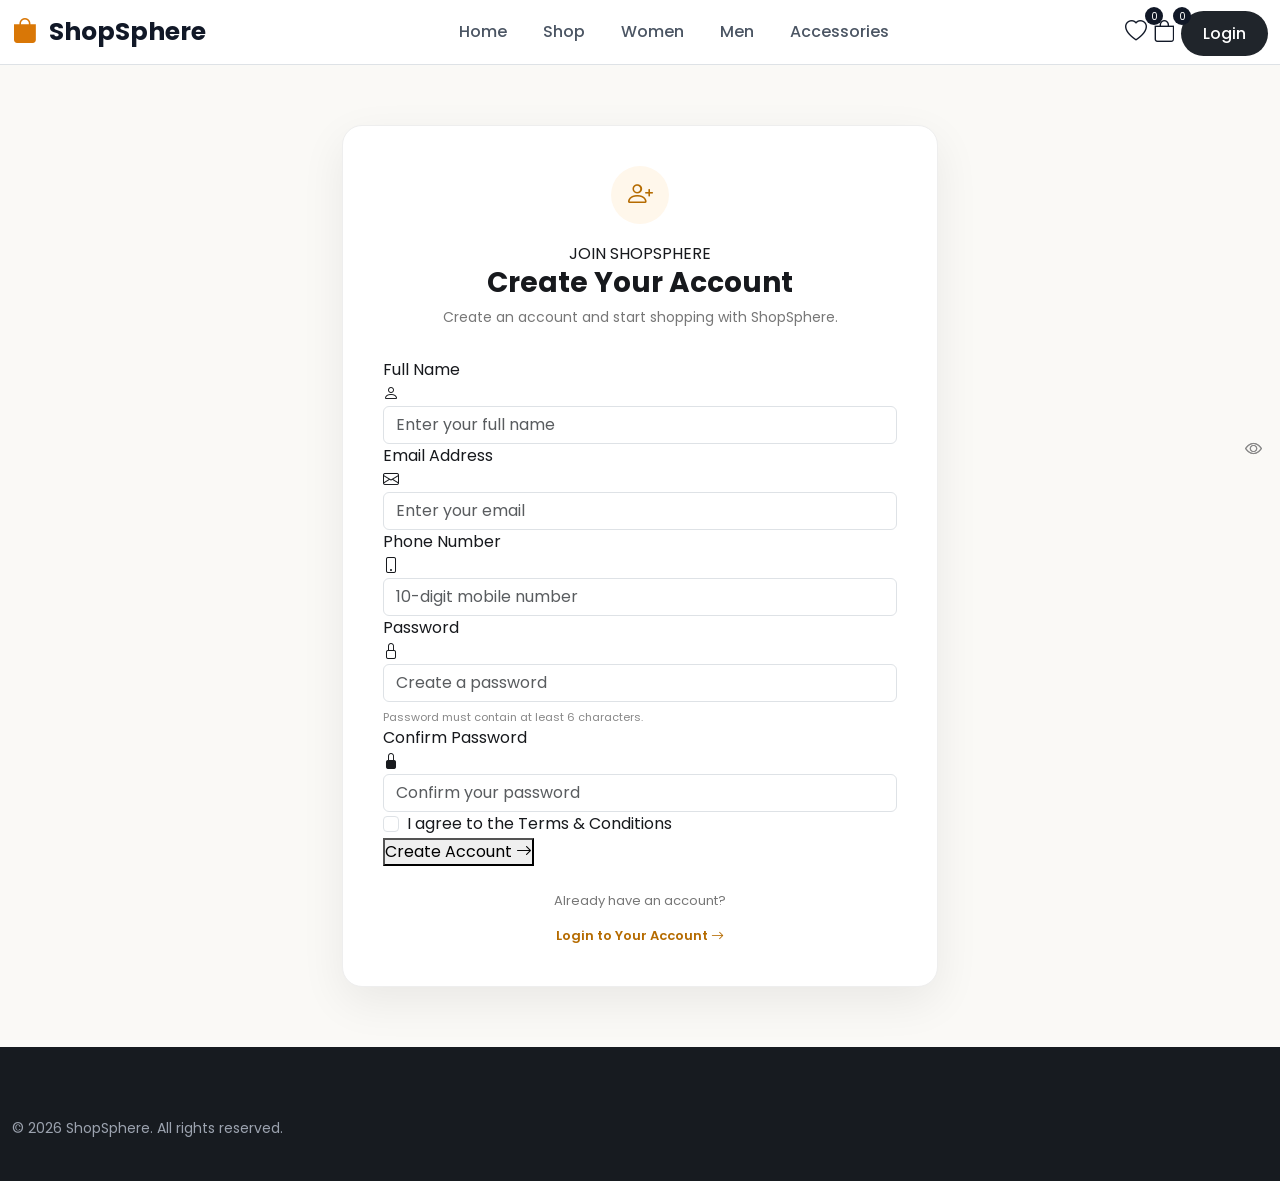
<file: signup.html>
<!DOCTYPE html>
<html lang="en">

<head>

    <meta charset="UTF-8">

    <meta name="viewport"
          content="width=device-width, initial-scale=1.0">

    <title>ShopSphere | Create Account</title>


    <!-- =====================================================
                        BOOTSTRAP
    ====================================================== -->

    <link
        href="https://cdn.jsdelivr.net/npm/bootstrap@5.3.3/dist/css/bootstrap.min.css"
        rel="stylesheet">


    <!-- =====================================================
                    BOOTSTRAP ICONS
    ====================================================== -->

    <link
        rel="stylesheet"
        href="https://cdn.jsdelivr.net/npm/bootstrap-icons@1.11.3/font/bootstrap-icons.min.css">


    <!-- =====================================================
                        GOOGLE FONT
    ====================================================== -->

    <link
        href="https://fonts.googleapis.com/css2?family=Poppins:wght@300;400;500;600;700&display=swap"
        rel="stylesheet">


    <!-- =====================================================
                        MAIN CSS
    ====================================================== -->

    <link
        rel="stylesheet"
        href="style.css">


    <!-- =====================================================
                        SIGNUP CSS
    ====================================================== -->

    <link
        rel="stylesheet"
        href="signup.css">

</head>


<body>


<!-- =====================================================
                        NAVBAR
===================================================== -->

<nav class="navbar navbar-expand-lg bg-white border-bottom">

    <div class="container">

        <!-- LOGO -->

        <a
            class="navbar-brand fw-bold"
            href="index.html">

            <i class="bi bi-bag-fill"></i>

            ShopSphere

        </a>


        <!-- MOBILE TOGGLE -->

        <button
            class="navbar-toggler"
            type="button"
            data-bs-toggle="collapse"
            data-bs-target="#navbarMenu"
            aria-controls="navbarMenu"
            aria-expanded="false"
            aria-label="Toggle navigation">

            <span class="navbar-toggler-icon"></span>

        </button>


        <!-- NAVIGATION -->

        <div
            class="collapse navbar-collapse"
            id="navbarMenu">


            <ul class="navbar-nav mx-auto">


                <!-- HOME -->

                <li class="nav-item">

                    <a
                        class="nav-link"
                        href="index.html">

                        Home

                    </a>

                </li>


                <!-- SHOP -->

                <li class="nav-item">

                    <a
                        class="nav-link"
                        href="products.html">

                        Shop

                    </a>

                </li>


                <!-- WOMEN -->

                <li class="nav-item">

                    <a
                        class="nav-link"
                        href="products.html?category=Women">

                        Women

                    </a>

                </li>


                <!-- MEN -->

                <li class="nav-item">

                    <a
                        class="nav-link"
                        href="products.html?category=Men">

                        Men

                    </a>

                </li>


                <!-- ACCESSORIES -->

                <li class="nav-item">

                    <a
                        class="nav-link"
                        href="products.html?category=Accessories">

                        Accessories

                    </a>

                </li>

            </ul>


            <!-- =================================================
                            NAV ACTIONS
            ================================================== -->

            <div class="navbar-actions">


                <!-- WISHLIST -->

                <a
                    href="wishlist.html"
                    class="nav-icon">

                    <i class="bi bi-heart"></i>

                    <span id="wishlistCount">
                        0
                    </span>

                </a>


                <!-- CART -->

                <a
                    href="cart.html"
                    class="nav-icon">

                    <i class="bi bi-bag"></i>

                    <span id="cartCount">
                        0
                    </span>

                </a>


                <!-- LOGIN -->

                <a
                    href="login.html"
                    class="login-btn">

                    Login

                </a>

            </div>

        </div>

    </div>

</nav>



<!-- =====================================================
                    SIGNUP SECTION
===================================================== -->

<section class="signup-section">

    <div class="container">

        <div class="row justify-content-center">

            <div class="col-lg-6 col-md-8 col-sm-10">


                <!-- =================================================
                            SIGNUP CARD
                ================================================== -->

                <div class="signup-card">


                    <!-- SIGNUP HEADER -->

                    <div class="signup-header">

                        <div class="signup-icon">

                            <i class="bi bi-person-plus"></i>

                        </div>


                        <span class="section-label">
                            JOIN SHOPSPHERE
                        </span>


                        <h1>
                            Create Your Account
                        </h1>


                        <p>
                            Create an account and start shopping
                            with ShopSphere.
                        </p>

                    </div>



                    <!-- =================================================
                                SIGNUP FORM
                    ================================================== -->

                    <form id="signupForm">


                        <!-- =================================================
                                    FULL NAME
                        ================================================== -->

                        <div class="form-group">

                            <label for="signupName">
                                Full Name
                            </label>


                            <div class="input-wrapper">

                                <i class="bi bi-person"></i>

                                <input
                                    type="text"
                                    id="signupName"
                                    class="form-control"
                                    placeholder="Enter your full name"
                                    autocomplete="name"
                                    required>

                            </div>

                        </div>



                        <!-- =================================================
                                    EMAIL
                        ================================================== -->

                        <div class="form-group">

                            <label for="signupEmail">
                                Email Address
                            </label>


                            <div class="input-wrapper">

                                <i class="bi bi-envelope"></i>

                                <input
                                    type="email"
                                    id="signupEmail"
                                    class="form-control"
                                    placeholder="Enter your email"
                                    autocomplete="email"
                                    required>

                            </div>

                        </div>



                        <!-- =================================================
                                    PHONE
                        ================================================== -->

                        <div class="form-group">

                            <label for="signupPhone">
                                Phone Number
                            </label>


                            <div class="input-wrapper">

                                <i class="bi bi-phone"></i>

                                <input
                                    type="tel"
                                    id="signupPhone"
                                    class="form-control"
                                    placeholder="10-digit mobile number"
                                    maxlength="10"
                                    inputmode="numeric"
                                    autocomplete="tel"
                                    required>

                            </div>

                        </div>



                        <!-- =================================================
                                    PASSWORD
                        ================================================== -->

                        <div class="form-group">

                            <label for="signupPassword">
                                Password
                            </label>


                            <div class="input-wrapper">

                                <i class="bi bi-lock"></i>

                                <input
                                    type="password"
                                    id="signupPassword"
                                    class="form-control"
                                    placeholder="Create a password"
                                    autocomplete="new-password"
                                    minlength="6"
                                    required>


                                <button
                                    type="button"
                                    class="password-toggle"
                                    id="toggleSignupPassword"
                                    aria-label="Show password">

                                    <i class="bi bi-eye"></i>

                                </button>

                            </div>


                            <small class="password-hint">
                                Password must contain at least 6 characters.
                            </small>

                        </div>



                        <!-- =================================================
                                CONFIRM PASSWORD
                        ================================================== -->

                        <div class="form-group">

                            <label for="confirmPassword">
                                Confirm Password
                            </label>


                            <div class="input-wrapper">

                                <i class="bi bi-lock-fill"></i>

                                <input
                                    type="password"
                                    id="confirmPassword"
                                    class="form-control"
                                    placeholder="Confirm your password"
                                    autocomplete="new-password"
                                    required>


                                <button
                                    type="button"
                                    class="password-toggle"
                                    id="toggleConfirmPassword"
                                    aria-label="Show password">

                                    <i class="bi bi-eye"></i>

                                </button>

                            </div>

                        </div>



                        <!-- =================================================
                                TERMS
                        ================================================== -->

                        <div class="terms-row">

                            <div class="form-check">

                                <input
                                    class="form-check-input"
                                    type="checkbox"
                                    id="terms"
                                    required>


                                <label
                                    class="form-check-label"
                                    for="terms">

                                    I agree to the
                                    <a href="#">
                                        Terms & Conditions
                                    </a>

                                </label>

                            </div>

                        </div>



                        <!-- =================================================
                                SIGNUP BUTTON
                        ================================================== -->

                        <button
                            type="submit"
                            class="signup-submit-btn">

                            Create Account

                            <i class="bi bi-arrow-right"></i>

                        </button>



                        <!-- =================================================
                                MESSAGE
                        ================================================== -->

                        <div
                            id="signupMessage"
                            class="signup-message"
                            role="alert">

                        </div>


                    </form>



                    <!-- =================================================
                            LOGIN LINK
                    ================================================== -->

                    <div class="login-link">

                        <p>
                            Already have an account?
                        </p>


                        <a
                            href="login.html">

                            Login to Your Account

                            <i class="bi bi-arrow-right"></i>

                        </a>

                    </div>


                </div>

            </div>

        </div>

    </div>

</section>



<!-- =====================================================
                        FOOTER
===================================================== -->

<footer class="signup-footer">

    <div class="container">

        <p>
            © 2026 ShopSphere. All rights reserved.
        </p>

    </div>

</footer>



<!-- =====================================================
                    BOOTSTRAP JS
===================================================== -->

<script
    src="https://cdn.jsdelivr.net/npm/bootstrap@5.3.3/dist/js/bootstrap.bundle.min.js">
</script>


<!-- =====================================================
                        SIGNUP JS
===================================================== -->

<script src="signup.js"></script>
<script src="auth.js"></script>


</body>

</html>
</file>
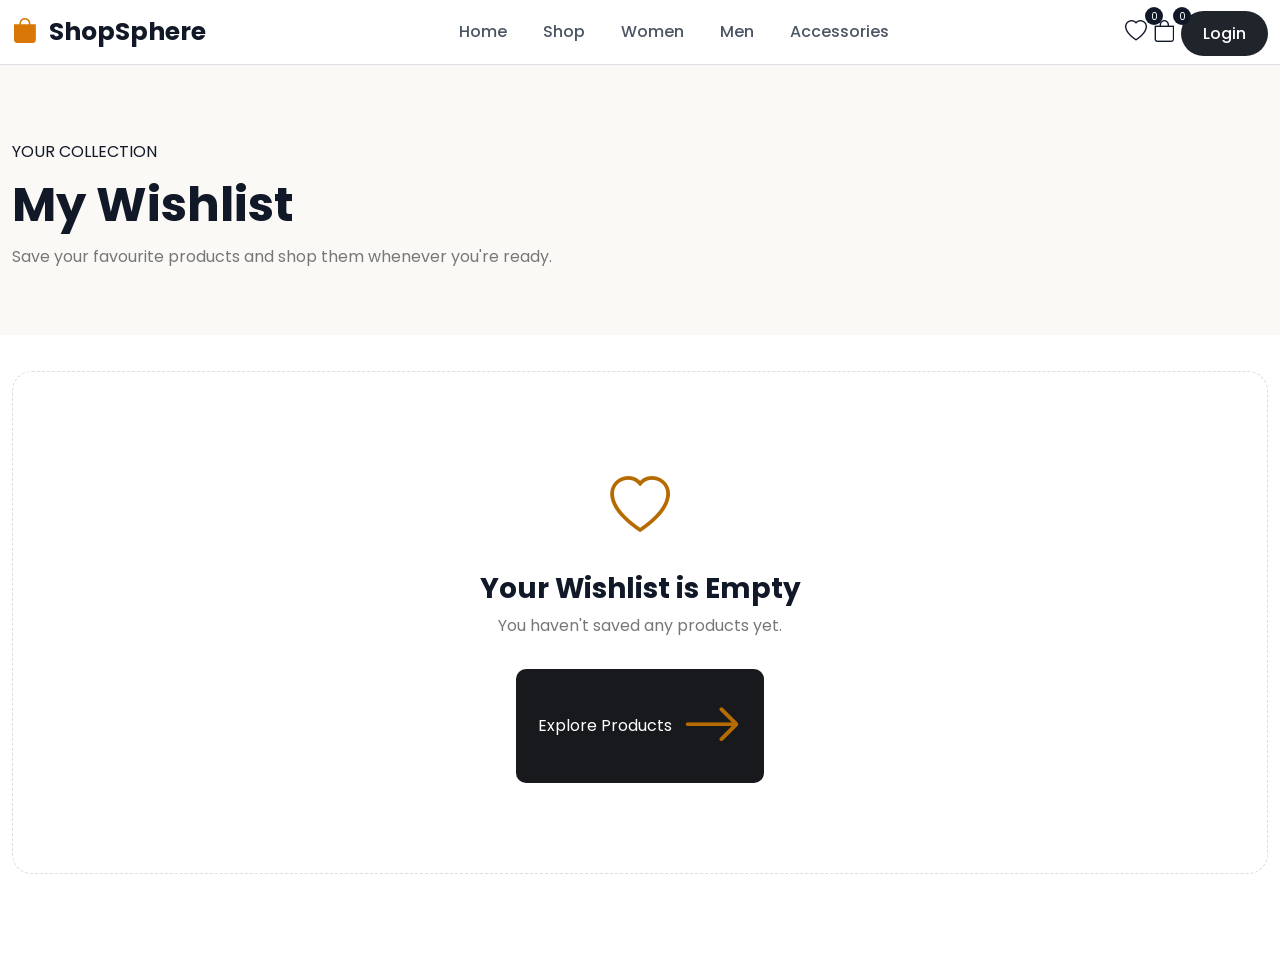
<file: wishlist.html>
<!DOCTYPE html>
<html lang="en">

<head>

    <meta charset="UTF-8">

    <meta name="viewport"
          content="width=device-width, initial-scale=1.0">

    <title>ShopSphere | Wishlist</title>

    <link
        href="https://cdn.jsdelivr.net/npm/bootstrap@5.3.3/dist/css/bootstrap.min.css"
        rel="stylesheet">

    <link
        rel="stylesheet"
        href="https://cdn.jsdelivr.net/npm/bootstrap-icons@1.11.3/font/bootstrap-icons.min.css">

    <link
        href="https://fonts.googleapis.com/css2?family=Poppins:wght@300;400;500;600;700&display=swap"
        rel="stylesheet">

    <link rel="stylesheet" href="style.css">

    <link rel="stylesheet" href="wishlist.css">

</head>


<body>


<!-- =====================================================
                        NAVBAR
===================================================== -->

<nav class="navbar navbar-expand-lg bg-white border-bottom">

    <div class="container">

        <a
            class="navbar-brand fw-bold"
            href="index.html">

            <i class="bi bi-bag-fill"></i>

            ShopSphere

        </a>


        <button
            class="navbar-toggler"
            type="button"
            data-bs-toggle="collapse"
            data-bs-target="#navbarMenu">

            <span class="navbar-toggler-icon"></span>

        </button>


        <div
            class="collapse navbar-collapse"
            id="navbarMenu">


            <ul class="navbar-nav mx-auto">

                <li class="nav-item">

                    <a
                        class="nav-link"
                        href="index.html">

                        Home

                    </a>

                </li>


                <li class="nav-item">

                    <a
                        class="nav-link"
                        href="products.html">

                        Shop

                    </a>

                </li>


                <li class="nav-item">

                    <a
                        class="nav-link"
                        href="products.html?category=Women">

                        Women

                    </a>

                </li>


                <li class="nav-item">

                    <a
                        class="nav-link"
                        href="products.html?category=Men">

                        Men

                    </a>

                </li>


                <li class="nav-item">

                    <a
                        class="nav-link"
                        href="products.html?category=Accessories">

                        Accessories

                    </a>

                </li>

            </ul>


            <div class="navbar-actions">

                <!-- Wishlist -->

                <a
                    href="wishlist.html"
                    class="nav-icon wishlist-active">

                    <i class="bi bi-heart"></i>

                    <span id="wishlistCount">
                        0
                    </span>

                </a>


                <!-- Cart -->

                <a
                    href="cart.html"
                    class="nav-icon">

                    <i class="bi bi-bag"></i>

                    <span id="cartCount">
                        0
                    </span>

                </a>


                <a
                    href="login.html"
                    class="login-btn">

                    Login

                </a>

            </div>

        </div>

    </div>

</nav>



<!-- =====================================================
                    WISHLIST HEADER
===================================================== -->

<section class="wishlist-header">

    <div class="container">

        <span class="section-label">
            YOUR COLLECTION
        </span>

        <h1>
            My Wishlist
        </h1>

        <p>
            Save your favourite products and shop them
            whenever you're ready.
        </p>

    </div>

</section>



<!-- =====================================================
                    WISHLIST SECTION
===================================================== -->

<section class="wishlist-section">

    <div class="container">


        <!-- PRODUCTS -->

        <div
            id="wishlistProducts"
            class="row g-4">

        </div>


        <!-- EMPTY WISHLIST -->

        <div
            id="emptyWishlist"
            class="empty-wishlist d-none">

            <i class="bi bi-heart"></i>

            <h3>
                Your Wishlist is Empty
            </h3>

            <p>
                You haven't saved any products yet.
            </p>

            <a
                href="products.html"
                class="shop-now-btn">

                Explore Products

                <i class="bi bi-arrow-right"></i>

            </a>

        </div>

    </div>

</section>



<!-- =====================================================
                        TOAST
===================================================== -->

<div
    id="wishlistToast"
    class="wishlist-toast">

    <i class="bi bi-check-circle-fill"></i>

    <span id="wishlistToastMessage">
        Product added
    </span>

</div>



<script src="wishlist.js"></script>

</body>

</html>
</file>
<file: style.css>
/* =====================================================
                    SHOPSPHERE
                    GLOBAL
===================================================== */

* {
    margin: 0;
    padding: 0;
    box-sizing: border-box;
}

html {
    scroll-behavior: smooth;
}

body {
    font-family: "Poppins", sans-serif;
    background: #ffffff;
    color: #111827;
}

a {
    text-decoration: none;
    color: inherit;
}

img {
    width: 100%;
    display: block;
}

button {
    font-family: inherit;
}

.container {
    max-width: 1320px;
}


/* =====================================================
                    NAVBAR
===================================================== */

.shop-navbar {
    height: 76px;
    background: rgba(255, 255, 255, 0.96);
    border-bottom: 1px solid #eeeeee;

    position: sticky;
    top: 0;
    z-index: 1000;

    backdrop-filter: blur(12px);
}


/* =====================================================
                    LOGO
===================================================== */

.navbar-brand {
    font-size: 25px;
    font-weight: 700;
    color: #111827;

    transition: 0.3s ease;
}

.navbar-brand i {
    color: #d97706;
    margin-right: 7px;
}

.navbar-brand:hover {
    transform: translateY(-2px);
}


/* =====================================================
                    NAV LINKS
===================================================== */

.navbar-nav {
    gap: 8px;
}

.nav-link {
    color: #4b5563 !important;

    font-size: 16px;
    font-weight: 500;

    padding: 10px 14px !important;

    border-radius: 10px;

    position: relative;

    transition:
        color 0.3s ease,
        background 0.3s ease,
        transform 0.3s ease;
}


/* HOVER */

.nav-link:hover {
    color: #b66a00 !important;
    background: #fff7ed;

    transform: translateY(-3px);
}


/* ACTIVE */

.nav-link.active {
    color: #b66a00 !important;
    background: #fff7ed;
}


/* UNDERLINE */

.nav-link::after {
    content: "";

    position: absolute;

    left: 50%;
    bottom: 4px;

    width: 0;
    height: 2px;

    background: #d97706;

    transform: translateX(-50%);

    transition: width 0.3s ease;
}

.nav-link:hover::after,
.nav-link.active::after {
    width: 45%;
}


/* =====================================================
                    NAVBAR RIGHT
===================================================== */

.navbar-right {
    display: flex;

    align-items: center;

    gap: 17px;
}


/* =====================================================
                    NAV ICONS
===================================================== */

.nav-icon {
    position: relative;

    color: #111827;

    font-size: 22px;

    transition: 0.3s ease;
}

.nav-icon:hover {
    color: #d97706;

    transform: translateY(-3px);
}

.nav-icon span {
    position: absolute;

    top: -9px;
    right: -10px;

    width: 18px;
    height: 18px;

    border-radius: 50%;

    background: #111827;
    color: white;

    font-size: 10px;

    display: flex;

    align-items: center;
    justify-content: center;
}


/* =====================================================
                    LOGIN BUTTON
===================================================== */

.login-btn {
    background: #20252b;

    color: white;

    padding: 11px 22px;

    border-radius: 30px;

    font-weight: 500;

    transition: 0.3s ease;
}

.login-btn:hover {
    background: #d97706;

    color: white;

    transform: translateY(-3px);
}


/* =====================================================
                    MOBILE NAVBAR
===================================================== */

.navbar-toggler {
    border: none;

    font-size: 26px;
}

.navbar-toggler:focus {
    box-shadow: none;
}


/* =====================================================
                    HERO
===================================================== */

.hero {
    padding: 90px 0 100px;

    background: #faf9f7;
}

.hero-content {
    padding-right: 40px;
}

.eyebrow {
    color: #b66a00;

    font-size: 13px;

    font-weight: 700;

    letter-spacing: 3px;
}

.hero h1 {
    margin-top: 22px;

    font-size: clamp(48px, 6vw, 78px);

    line-height: 0.98;

    font-weight: 800;

    letter-spacing: -4px;

    color: #111827;
}

.hero h1 span {
    display: block;

    color: #b66a00;
}

.hero p {
    margin-top: 28px;

    max-width: 650px;

    font-size: 17px;

    line-height: 1.8;

    color: #6b7280;
}


/* =====================================================
                    HERO BUTTONS
===================================================== */

.hero-buttons {
    display: flex;

    gap: 16px;

    margin-top: 30px;

    flex-wrap: wrap;
}

.btn-shop {
    display: inline-flex;

    align-items: center;

    gap: 12px;

    padding: 15px 25px;

    background: #20252b;

    color: white;

    border-radius: 30px;

    font-size: 16px;

    font-weight: 500;

    transition: 0.3s ease;
}

.btn-shop:hover {
    background: #d97706;

    color: white;

    transform: translateY(-5px);
}

.btn-shop i {
    transition: 0.3s ease;
}

.btn-shop:hover i {
    transform: translateX(5px);
}


.btn-explore {
    display: inline-flex;

    align-items: center;

    padding: 14px 25px;

    border: 1px solid #9ca3af;

    border-radius: 30px;

    transition: 0.3s ease;
}

.btn-explore:hover {
    background: #111827;

    color: white;

    border-color: #111827;

    transform: translateY(-5px);
}


/* =====================================================
                    HERO STATS
===================================================== */

.stats {
    display: flex;

    gap: 50px;

    margin-top: 50px;
}

.stats div {
    display: flex;

    flex-direction: column;
}

.stats strong {
    font-size: 18px;

    color: #111827;
}

.stats small {
    color: #6b7280;

    margin-top: 3px;
}


/* =====================================================
                    HERO IMAGE
===================================================== */

.hero-image {
    height: 580px;

    border-radius: 30px;

    overflow: hidden;

    position: relative;

    background: #d5d0c8;
}

.hero-image > img {
    height: 100%;

    object-fit: cover;

    transition: transform 0.7s ease;
}

.hero-image:hover > img {
    transform: scale(1.04);
}


/* =====================================================
                    HERO FLOATING CARD
===================================================== */

.hero-card {
    position: absolute;

    left: 28px;
    bottom: 28px;

    background: rgba(255, 255, 255, 0.95);

    padding: 20px 23px;

    border-radius: 16px;

    min-width: 230px;

    box-shadow:
        0 15px 40px rgba(0, 0, 0, 0.12);
}

.hero-card small {
    display: block;

    color: #6b7280;

    margin-bottom: 5px;
}

.hero-card strong {
    display: block;

    font-size: 17px;
}

.hero-card span {
    display: block;

    margin-top: 5px;

    color: #6b7280;

    font-size: 13px;
}


/* =====================================================
                    COMMON SECTIONS
===================================================== */

.categories,
.featured,
.services {
    padding: 90px 0;
}

.section-heading {
    display: flex;

    justify-content: space-between;

    align-items: end;

    margin-bottom: 35px;
}

.section-heading span {
    color: #b66a00;

    font-size: 12px;

    font-weight: 700;

    letter-spacing: 3px;
}

.section-heading h2 {
    margin-top: 8px;

    font-size: 38px;

    font-weight: 700;

    color: #111827;
}

.section-heading > a {
    font-size: 15px;

    transition: 0.3s ease;
}

.section-heading > a:hover {
    color: #b66a00;

    transform: translateX(5px);
}

.section-heading > a i {
    margin-left: 5px;
}


/* =====================================================
                    CATEGORY CARDS
===================================================== */

.category-card {
    height: 390px;

    position: relative;

    display: block;

    overflow: hidden;

    border-radius: 25px;

    background: #333;
}

.category-card img {
    height: 100%;

    object-fit: cover;

    transition:
        transform 0.6s ease,
        filter 0.6s ease;
}

.category-card::after {
    content: "";

    position: absolute;

    inset: 0;

    background:
        linear-gradient(
            to top,
            rgba(0, 0, 0, 0.75),
            rgba(0, 0, 0, 0.05)
        );
}

.category-card:hover img {
    transform: scale(1.08);

    filter: brightness(0.85);
}

.category-overlay {
    position: absolute;

    left: 30px;
    bottom: 27px;

    z-index: 2;

    color: white;
}

.category-overlay small {
    font-size: 14px;
}

.category-overlay h3 {
    font-size: 32px;

    margin: 10px 0 5px;

    font-weight: 600;
}

.category-overlay p {
    margin: 0;

    font-size: 14px;
}


/* =====================================================
                    FEATURED PRODUCTS
===================================================== */

.featured {
    background: #fafafa;
}

.product-card {
    background: white;

    border-radius: 18px;

    overflow: hidden;

    cursor: pointer;

    transition:
        transform 0.35s ease,
        box-shadow 0.35s ease;
}

.product-card:hover {
    transform: translateY(-8px);

    box-shadow:
        0 18px 45px rgba(0, 0, 0, 0.10);
}


/* PRODUCT IMAGE */

.product-image {
    height: 350px;

    position: relative;

    overflow: hidden;

    background: #f1f1f1;
}

.product-image img {
    height: 100%;

    object-fit: cover;

    transition: transform 0.5s ease;
}

.product-card:hover .product-image img {
    transform: scale(1.06);
}


/* =====================================================
                    WISHLIST
===================================================== */

.wishlist {
    position: absolute;

    right: 15px;
    top: 15px;

    width: 40px;
    height: 40px;

    border: none;

    border-radius: 50%;

    background: rgba(255, 255, 255, 0.95);

    display: flex;

    align-items: center;
    justify-content: center;

    font-size: 19px;

    transition: 0.3s ease;
}

.wishlist:hover {
    background: #d97706;

    color: white;

    transform: scale(1.1);
}


/* =====================================================
                    PRODUCT INFO
===================================================== */

.product-info {
    padding: 18px;
}

.product-info small {
    color: #9ca3af;

    font-size: 12px;
}

.product-info h5 {
    margin: 6px 0;

    font-size: 16px;

    font-weight: 600;

    color: #111827;
}

.rating {
    font-size: 13px;

    margin-bottom: 8px;
}

.product-info strong {
    font-size: 17px;
}

.product-info del {
    color: #9ca3af;

    font-size: 13px;

    margin-left: 6px;

    font-weight: 400;
}


/* =====================================================
                    OFFER
===================================================== */

.offer {
    padding: 80px 0;
}

.offer-box {
    background: #171b20;

    border-radius: 25px;

    padding: 55px;

    color: white;

    display: flex;

    align-items: center;

    justify-content: space-between;

    gap: 30px;
}

.offer-box span {
    color: #d97706;

    font-size: 12px;

    font-weight: 700;

    letter-spacing: 3px;
}

.offer-box h2 {
    font-size: 36px;

    margin: 10px 0;
}

.offer-box p {
    margin: 0;

    color: #cbd5e1;
}

.offer-box b {
    color: white;
}

.offer-button {
    background: white;

    color: #111827;

    padding: 14px 25px;

    border-radius: 30px;

    white-space: nowrap;

    transition: 0.3s ease;
}

.offer-button:hover {
    background: #d97706;

    color: white;

    transform: translateY(-5px);
}


/* =====================================================
                    SERVICES
===================================================== */

.service-card {
    height: 100%;

    padding: 30px;

    background: white;

    border: 1px solid #eeeeee;

    border-radius: 18px;

    transition:
        transform 0.35s ease,
        box-shadow 0.35s ease,
        border-color 0.35s ease;
}

.service-card:hover {
    transform: translateY(-10px);

    box-shadow:
        0 18px 40px rgba(0, 0, 0, 0.10);

    border-color: #e5c18c;
}

.service-card i {
    font-size: 30px;

    color: #d97706;

    display: inline-block;

    margin-bottom: 20px;

    transition: transform 0.35s ease;
}

.service-card:hover i {
    transform: translateY(-4px);
}

.service-card h5 {
    font-weight: 600;

    margin-bottom: 10px;
}

.service-card p {
    color: #6b7280;

    font-size: 14px;

    line-height: 1.7;

    margin: 0;
}


/* =====================================================
                    FOOTER
===================================================== */

footer {
    background: #171b20;

    color: white;

    padding: 70px 0 25px;
}

footer h4 {
    font-size: 24px;

    margin-bottom: 15px;
}

footer h4 i {
    color: #d97706;
}

footer p {
    color: #9ca3af;

    font-size: 14px;

    line-height: 1.7;
}

footer h6 {
    margin-bottom: 18px;

    font-size: 15px;
}

footer a {
    display: block;

    color: #9ca3af;

    font-size: 14px;

    margin-bottom: 10px;

    transition: 0.3s ease;
}

footer a:hover {
    color: #d97706;

    transform: translateX(4px);
}

footer hr {
    margin: 45px 0 20px;

    border-color: #374151;
}

.footer-bottom {
    display: flex;

    justify-content: space-between;

    color: #6b7280;

    font-size: 13px;
}


/* =====================================================
                LOGGED-IN USER NAVBAR
===================================================== */

.user-menu-wrapper {
    position: relative;
}


.user-dropdown {
    position: absolute;

    top: calc(100% + 12px);
    right: 0;

    width: 280px;

    background: #ffffff;

    border: 1px solid #e5e7eb;

    border-radius: 14px;

    padding: 16px;

    box-shadow:
        0 15px 40px rgba(0, 0, 0, 0.12);

    z-index: 9999;

    /* IMPORTANT:
       Hidden by default
    */

    display: none;
}


/* SHOW ONLY WHEN CLICKED */

.user-dropdown.show {
    display: block;
}


/* USER HEADER */

.user-dropdown-header {
    display: flex;

    align-items: center;

    gap: 12px;

    padding: 4px 2px 12px;
}


.user-dropdown-header > i {
    font-size: 38px;

    color: #c77700;
}


.user-dropdown-header strong {
    display: block;

    font-size: 15px;

    color: #111827;
}


/* HORIZONTAL LINE */

.user-dropdown hr {
    margin: 10px 0;

    border: 0;

    border-top: 1px solid #e5e7eb;

    opacity: 1;
}


/* DROPDOWN LINKS */

.user-dropdown a {
    display: flex;

    align-items: center;

    gap: 12px;

    width: 100%;

    padding: 10px 8px;

    border-radius: 8px;

    text-decoration: none;

    color: #374151;

    font-size: 14px;

    transition: 0.2s ease;
}


.user-dropdown a:hover {
    background: #f8f3eb;

    color: #c77700;
}


.user-dropdown a i {
    font-size: 17px;
}


/* LOGOUT */

.user-dropdown .logout-btn {
    display: flex;

    align-items: center;

    gap: 12px;

    width: 100%;

    padding: 10px 8px;

    border: none;

    background: transparent;

    border-radius: 8px;

    color: #dc2626;

    font-family: inherit;

    font-size: 14px;

    cursor: pointer;

    text-align: left;

    transition: 0.2s ease;
}


.user-dropdown .logout-btn:hover {
    background: #fef2f2;
}


/* USER BUTTON */

.user-menu-btn {
    display: flex;

    align-items: center;

    gap: 8px;

    border: none;

    background: #20242b;

    color: #ffffff;

    padding: 11px 18px;

    border-radius: 30px;

    font-family: inherit;

    font-size: 14px;

    font-weight: 600;

    cursor: pointer;

    transition: 0.2s ease;
}


.user-menu-btn:hover {
    transform: translateY(-1px);

    background: #2b3038;
}


.user-menu-btn .bi-chevron-down {
    font-size: 12px;

    transition: transform 0.2s ease;
}


/* ROTATE ARROW WHEN OPEN */

.user-menu-btn.active .bi-chevron-down {
    transform: rotate(180deg);
}

/* =====================================================
                    RESPONSIVE
===================================================== */

@media (max-width: 991px) {

    .shop-navbar {
        height: auto;

        padding: 12px 0;
    }

    .navbar-nav {
        margin-top: 20px;

        gap: 3px;
    }

    .navbar-right {
        margin-top: 15px;

        padding-bottom: 10px;
    }

    .hero {
        padding: 65px 0;
    }

    .hero-content {
        padding-right: 0;

        margin-bottom: 45px;
    }

    .hero-image {
        height: 520px;
    }

    .section-heading h2 {
        font-size: 32px;
    }


    /* USER DROPDOWN MOBILE */

    .user-dropdown {
        position: static;

        width: 100%;

        margin-top: 10px;

        box-shadow: none;
    }
}


/* =====================================================
                    TABLET
===================================================== */

@media (max-width: 767px) {

    .hero h1 {
        font-size: 48px;

        letter-spacing: -2px;
    }

    .hero p {
        font-size: 15px;
    }

    .stats {
        gap: 25px;

        flex-wrap: wrap;
    }

    .hero-image {
        height: 450px;

        border-radius: 20px;
    }

    .categories,
    .featured,
    .services {
        padding: 65px 0;
    }

    .section-heading {
        align-items: start;

        flex-direction: column;

        gap: 10px;
    }

    .section-heading h2 {
        font-size: 29px;
    }

    .category-card {
        height: 350px;
    }

    .product-image {
        height: 400px;
    }

    .offer-box {
        padding: 35px 25px;

        flex-direction: column;

        align-items: flex-start;
    }

    .offer-box h2 {
        font-size: 28px;
    }

    .footer-bottom {
        flex-direction: column;

        gap: 8px;
    }
}


/* =====================================================
                    MOBILE
===================================================== */

@media (max-width: 480px) {

    .hero {
        padding: 50px 0;
    }

    .hero h1 {
        font-size: 42px;
    }

    .hero-buttons {
        flex-direction: column;
    }

    .btn-shop,
    .btn-explore {
        justify-content: center;

        width: 100%;
    }

    .stats {
        justify-content: space-between;

        gap: 10px;
    }

    .stats strong {
        font-size: 16px;
    }

    .stats small {
        font-size: 11px;
    }

    .hero-image {
        height: 400px;
    }

    .hero-card {
        left: 15px;

        bottom: 15px;

        right: 15px;

        min-width: auto;
    }

    .category-card {
        height: 330px;
    }

    .product-image {
        height: 360px;
    }

    .offer-box {
        border-radius: 18px;
    }
}
</file>
<file: cart.css>
/* =====================================================
                    CART HEADER
===================================================== */

.cart-header {
    padding: 80px 0 50px;
    background: #faf9f6;
}

.section-label {
    color: #b56b00;
    font-size: 13px;
    font-weight: 700;
    letter-spacing: 3px;
}

.cart-header h1 {
    font-size: 48px;
    font-weight: 700;
    margin: 12px 0;
    color: #111827;
}

.cart-header p {
    color: #6b7280;
}



/* =====================================================
                    CART SECTION
===================================================== */

.cart-section {
    padding: 60px 0 100px;
}



/* =====================================================
                    CART ITEM
===================================================== */

.cart-item {
    display: flex;
    gap: 22px;
    padding: 20px;
    margin-bottom: 18px;

    background: #fff;

    border: 1px solid #eee;

    border-radius: 18px;

    transition: all 0.3s ease;
}

.cart-item:hover {
    transform: translateY(-4px);

    box-shadow:
        0 12px 30px rgba(0, 0, 0, 0.08);
}



/* PRODUCT IMAGE */

.cart-item-image {
    width: 130px;
    height: 150px;

    flex-shrink: 0;

    overflow: hidden;

    border-radius: 14px;

    background: #f4f4f4;
}

.cart-item-image img {
    width: 100%;
    height: 100%;

    object-fit: cover;
}



/* PRODUCT INFO */

.cart-item-info {
    flex: 1;
}

.cart-item-info small {
    color: #b56b00;
    font-size: 12px;
    font-weight: 600;
    text-transform: uppercase;
}

.cart-item-info h4 {
    margin: 7px 0;

    font-size: 18px;
    font-weight: 600;

    color: #111827;
}

.cart-item-price {
    font-size: 17px;
    font-weight: 700;

    color: #111827;
}



/* =====================================================
                QUANTITY CONTROLS
===================================================== */

.quantity-control {
    display: flex;
    align-items: center;

    width: fit-content;

    margin-top: 18px;

    border: 1px solid #ddd;

    border-radius: 8px;

    overflow: hidden;
}

.quantity-control button {
    width: 36px;
    height: 36px;

    border: none;

    background: #fafafa;

    cursor: pointer;

    font-size: 16px;
}

.quantity-control button:hover {
    background: #f1f1f1;
}

.quantity-control span {
    width: 40px;

    text-align: center;

    font-weight: 600;
}



/* =====================================================
                    REMOVE BUTTON
===================================================== */

.remove-item {
    border: none;

    background: transparent;

    color: #999;

    font-size: 20px;

    height: fit-content;

    cursor: pointer;

    transition: 0.3s;
}

.remove-item:hover {
    color: #dc2626;

    transform: scale(1.1);
}



/* =====================================================
                ORDER SUMMARY
===================================================== */

.order-summary {
    padding: 28px;

    background: #faf9f6;

    border-radius: 20px;
}

.order-summary h3 {
    margin-bottom: 25px;

    font-size: 22px;

    font-weight: 700;
}



/* SUMMARY ROW */

.summary-row {
    display: flex;

    justify-content: space-between;

    margin-bottom: 17px;

    color: #666;
}

.summary-row strong {
    color: #111827;
}

.summary-row .discount {
    color: #b56b00;
}



/* TOTAL */

.summary-total {
    display: flex;

    justify-content: space-between;

    align-items: center;

    margin: 20px 0;

    font-size: 18px;
}

.summary-total strong {
    font-size: 24px;
}



/* =====================================================
                CHECKOUT BUTTON
===================================================== */

.checkout-btn {
    width: 100%;

    padding: 15px;

    border: none;

    border-radius: 10px;

    background: #17191d;

    color: white;

    font-size: 15px;

    font-weight: 600;

    cursor: pointer;

    transition: all 0.3s ease;
}

.checkout-btn:hover {
    background: #b56b00;

    transform: translateY(-3px);
}



/* CONTINUE SHOPPING */

.continue-shopping {
    display: block;

    margin-top: 18px;

    text-align: center;

    color: #555;

    text-decoration: none;

    font-size: 14px;
}

.continue-shopping:hover {
    color: #b56b00;
}



/* =====================================================
                EMPTY CART
===================================================== */

.empty-cart {
    padding: 80px 20px;

    text-align: center;

    border: 1px dashed #ddd;

    border-radius: 20px;
}

.empty-cart i {
    font-size: 55px;

    color: #b56b00;
}

.empty-cart h3 {
    margin-top: 20px;

    font-weight: 700;
}

.empty-cart p {
    color: #777;
}



/* SHOP NOW */

.shop-now-btn {
    display: inline-flex;

    gap: 10px;

    align-items: center;

    margin-top: 15px;

    padding: 12px 22px;

    border-radius: 10px;

    background: #17191d;

    color: white;

    text-decoration: none;

    transition: 0.3s;
}

.shop-now-btn:hover {
    background: #b56b00;

    transform: translateY(-3px);
}



/* =====================================================
                CART BENEFITS
===================================================== */

.cart-benefits {
    margin-top: 20px;

    padding: 20px;

    border: 1px solid #eee;

    border-radius: 18px;

    background: white;
}

.cart-benefits > div {
    display: flex;

    gap: 15px;

    align-items: center;

    padding: 13px 0;

    border-bottom: 1px solid #eee;
}

.cart-benefits > div:last-child {
    border-bottom: none;
}

.cart-benefits i {
    font-size: 22px;

    color: #b56b00;
}

.cart-benefits strong {
    display: block;

    font-size: 14px;
}

.cart-benefits small {
    color: #888;
}



/* =====================================================
                    TOAST
===================================================== */

.shop-toast {
    position: fixed;

    right: 25px;

    bottom: 25px;

    display: flex;

    gap: 10px;

    align-items: center;

    padding: 14px 20px;

    border-radius: 10px;

    background: #17191d;

    color: white;

    opacity: 0;

    visibility: hidden;

    transform: translateY(20px);

    transition: all 0.3s ease;

    z-index: 9999;
}

.shop-toast.show {
    opacity: 1;

    visibility: visible;

    transform: translateY(0);
}

.shop-toast i {
    color: #b56b00;
}



/* =====================================================
                    RESPONSIVE
===================================================== */

@media (max-width: 768px) {

    .cart-header h1 {
        font-size: 36px;
    }

    .cart-item {
        padding: 15px;

        gap: 15px;
    }

    .cart-item-image {
        width: 95px;
        height: 120px;
    }

    .cart-item-info h4 {
        font-size: 15px;
    }

}

@media (max-width: 480px) {

    .cart-item {
        position: relative;

        flex-wrap: wrap;
    }

    .remove-item {
        position: absolute;

        right: 15px;

        top: 15px;
    }

    .cart-item-info {
        min-width: 0;
    }

}
</file>
<file: checkout.css>
/* =====================================================
                CHECKOUT HEADER
===================================================== */

.checkout-header {
    padding: 70px 0 45px;
    background: #faf9f6;
}

.checkout-header h1 {
    margin: 12px 0;

    color: #111827;

    font-size: 44px;
    font-weight: 700;
}

.checkout-header p {
    color: #6b7280;
}



/* =====================================================
                CHECKOUT SECTION
===================================================== */

.checkout-section {
    padding: 55px 0 100px;
}



/* =====================================================
                CHECKOUT CARD
===================================================== */

.checkout-card {
    margin-bottom: 25px;

    padding: 28px;

    background: #fff;

    border: 1px solid #eee;

    border-radius: 18px;
}

.checkout-card-title {
    display: flex;

    align-items: center;

    gap: 15px;

    margin-bottom: 25px;
}

.checkout-card-title h3 {
    margin: 0;

    font-size: 20px;

    font-weight: 700;
}

.checkout-card-title p {
    margin: 4px 0 0;

    color: #888;

    font-size: 13px;
}

.step-number {
    display: flex;

    align-items: center;
    justify-content: center;

    width: 42px;
    height: 42px;

    border-radius: 50%;

    background: #fff7eb;

    color: #b56b00;

    font-size: 12px;

    font-weight: 700;
}



/* =====================================================
                    FORM
===================================================== */

.checkout-card label {
    display: block;

    margin-bottom: 7px;

    color: #333;

    font-size: 13px;

    font-weight: 600;
}

.checkout-card .form-control {
    padding: 12px 14px;

    border: 1px solid #ddd;

    border-radius: 9px;

    font-size: 14px;
}

.checkout-card .form-control:focus {
    border-color: #b56b00;

    box-shadow: 0 0 0 3px rgba(181, 107, 0, 0.08);
}



/* =====================================================
                DELIVERY OPTIONS
===================================================== */

.delivery-options {
    display: grid;

    gap: 12px;
}

.delivery-option {
    display: flex;

    align-items: center;

    gap: 15px;

    padding: 16px;

    border: 1px solid #ddd;

    border-radius: 12px;

    cursor: pointer;

    transition: all 0.3s ease;
}

.delivery-option:hover {
    border-color: #b56b00;

    transform: translateY(-2px);
}

.delivery-option input {
    accent-color: #b56b00;
}

.delivery-option div {
    flex: 1;
}

.delivery-option strong {
    display: block;

    font-size: 14px;
}

.delivery-option small {
    color: #888;
}

.delivery-option > span {
    font-weight: 700;
}



/* =====================================================
                PAYMENT OPTIONS
===================================================== */

.payment-options {
    display: grid;

    gap: 12px;
}

.payment-option {
    display: flex;

    align-items: center;

    gap: 15px;

    padding: 17px;

    border: 1px solid #ddd;

    border-radius: 12px;

    cursor: pointer;

    transition: all 0.3s ease;
}

.payment-option:hover {
    border-color: #b56b00;

    transform: translateY(-2px);
}

.payment-option input {
    accent-color: #b56b00;
}

.payment-option i {
    font-size: 23px;

    color: #b56b00;
}

.payment-option div {
    flex: 1;
}

.payment-option strong {
    display: block;

    font-size: 14px;
}

.payment-option small {
    color: #888;
}



/* =====================================================
                PLACE ORDER
===================================================== */

.place-order-btn {
    width: 100%;

    padding: 16px;

    border: none;

    border-radius: 10px;

    background: #17191d;

    color: white;

    font-size: 16px;

    font-weight: 600;

    cursor: pointer;

    transition: all 0.3s ease;
}

.place-order-btn:hover {
    background: #b56b00;

    transform: translateY(-3px);
}



/* =====================================================
                ORDER SUMMARY
===================================================== */

.checkout-summary {
    position: sticky;

    top: 25px;

    padding: 28px;

    background: #faf9f6;

    border-radius: 20px;
}

.checkout-summary h3 {
    margin-bottom: 25px;

    font-size: 21px;

    font-weight: 700;
}



/* CHECKOUT PRODUCT */

.checkout-product {
    display: flex;

    align-items: flex-start;

    gap: 13px;

    margin-bottom: 18px;

    padding-bottom: 18px;

    border-bottom: 1px solid #f0f0f0;
}

.checkout-product:last-child {
    margin-bottom: 0;

    padding-bottom: 0;

    border-bottom: none;
}

.checkout-product-image {
    width: 65px;
    height: 75px;

    flex-shrink: 0;

    overflow: hidden;

    border-radius: 9px;
}

.checkout-product-image img {
    width: 100%;
    height: 100%;

    object-fit: cover;
}

.checkout-product-info {
    flex: 1;

    min-width: 0;
}

.checkout-product-info h5 {
    margin: 0 0 4px;

    font-size: 13px;

    font-weight: 600;
}

.checkout-product-info small {
    display: block;

    margin-bottom: 8px;

    color: #888;
}

.checkout-product-side {
    display: flex;

    flex-direction: column;

    align-items: flex-end;

    gap: 10px;
}

.checkout-product-price {
    font-weight: 700;

    font-size: 13px;
}



/* CHECKOUT QUANTITY CONTROL */

.checkout-qty-control {
    display: flex;

    align-items: center;

    width: fit-content;

    margin-top: 4px;

    border: 1px solid #ddd;

    border-radius: 7px;

    overflow: hidden;
}

.checkout-qty-control button {
    width: 26px;
    height: 26px;

    border: none;

    background: #fafafa;

    cursor: pointer;

    font-size: 13px;

    line-height: 1;
}

.checkout-qty-control button:hover {
    background: #fff7eb;

    color: #b56b00;
}

.checkout-qty-control span {
    width: 28px;

    text-align: center;

    font-size: 12px;

    font-weight: 600;
}



/* CHECKOUT REMOVE ITEM */

.checkout-remove-item {
    border: none;

    background: transparent;

    color: #999;

    font-size: 15px;

    cursor: pointer;

    transition: 0.3s;
}

.checkout-remove-item:hover {
    color: #dc2626;

    transform: scale(1.1);
}



/* SUMMARY */

.checkout-summary-row {
    display: flex;

    justify-content: space-between;

    margin-bottom: 15px;

    color: #666;
}

.checkout-summary-row strong {
    color: #111827;
}

.checkout-summary-row .discount {
    color: #b56b00;
}



/* TOTAL */

.checkout-total {
    display: flex;

    align-items: center;

    justify-content: space-between;

    font-size: 18px;
}

.checkout-total strong {
    font-size: 25px;
}



/* =====================================================
                SECURE BOX
===================================================== */

.secure-box {
    display: flex;

    gap: 15px;

    margin-top: 18px;

    padding: 20px;

    border: 1px solid #eee;

    border-radius: 15px;

    background: white;
}

.secure-box > i {
    color: #b56b00;

    font-size: 25px;
}

.secure-box strong {
    font-size: 14px;
}

.secure-box p {
    margin: 4px 0 0;

    color: #888;

    font-size: 12px;
}



/* =====================================================
                    RESPONSIVE
===================================================== */

@media (max-width: 991px) {

    .checkout-summary {
        position: static;
    }

}

@media (max-width: 576px) {

    .checkout-header h1 {
        font-size: 34px;
    }

    .checkout-card {
        padding: 20px;
    }

}
</file>
<file: login.css>
/* =====================================================
                SHOPSPHERE LOGIN
===================================================== */


/* =====================================================
                    LOGIN SECTION
===================================================== */

.login-section {
    min-height: calc(100vh - 75px);

    display: flex;

    align-items: center;

    padding: 70px 0 80px;

    background: #faf9f6;
}



/* =====================================================
                    LOGIN CARD
===================================================== */

.login-card {
    padding: 40px;

    background: #ffffff;

    border: 1px solid #eeeeee;

    border-radius: 22px;

    box-shadow:
        0 15px 45px rgba(0, 0, 0, 0.06);
}



/* =====================================================
                    LOGIN HEADER
===================================================== */

.login-header {
    text-align: center;

    margin-bottom: 32px;
}


.login-icon {
    width: 58px;
    height: 58px;

    display: flex;

    align-items: center;
    justify-content: center;

    margin: 0 auto 18px;

    border-radius: 50%;

    background: #fff7eb;

    color: #b56b00;

    font-size: 25px;
}


.login-header .section-label {
    display: block;

    margin-bottom: 10px;

    color: #b56b00;

    font-size: 11px;

    font-weight: 700;

    letter-spacing: 2px;
}


.login-header h1 {
    margin: 0 0 10px;

    color: #111827;

    font-size: 28px;

    font-weight: 700;
}


.login-header p {
    margin: 0;

    color: #777;

    font-size: 13px;

    line-height: 1.7;
}



/* =====================================================
                    FORM GROUP
===================================================== */

.form-group {
    margin-bottom: 22px;
}


.form-group > label {
    display: block;

    margin-bottom: 8px;

    color: #333;

    font-size: 13px;

    font-weight: 600;
}



/* =====================================================
                    PASSWORD LABEL
===================================================== */

.password-label {
    display: flex;

    align-items: center;

    justify-content: space-between;

    margin-bottom: 8px;
}


.password-label label {
    margin: 0;

    color: #333;

    font-size: 13px;

    font-weight: 600;
}


.password-label a {
    color: #b56b00;

    font-size: 12px;

    font-weight: 500;

    text-decoration: none;

    transition: color 0.3s ease;
}


.password-label a:hover {
    color: #17191d;

    text-decoration: underline;
}



/* =====================================================
                    INPUT WRAPPER
===================================================== */

.input-wrapper {
    position: relative;
}


.input-wrapper > i {
    position: absolute;

    top: 50%;
    left: 15px;

    z-index: 2;

    transform: translateY(-50%);

    color: #999;

    font-size: 16px;

    pointer-events: none;
}


.input-wrapper .form-control {
    height: 50px;

    padding: 12px 45px;

    border: 1px solid #dddddd;

    border-radius: 10px;

    color: #222;

    background: #ffffff;

    font-family: "Poppins", sans-serif;

    font-size: 13px;

    transition:
        border-color 0.3s ease,
        box-shadow 0.3s ease;
}


.input-wrapper .form-control::placeholder {
    color: #aaaaaa;
}


.input-wrapper .form-control:focus {
    border-color: #b56b00;

    box-shadow:
        0 0 0 3px rgba(181, 107, 0, 0.08);

    outline: none;
}



/* =====================================================
                PASSWORD TOGGLE
===================================================== */

.password-toggle {
    position: absolute;

    top: 50%;
    right: 13px;

    z-index: 3;

    width: 32px;
    height: 32px;

    display: flex;

    align-items: center;
    justify-content: center;

    padding: 0;

    transform: translateY(-50%);

    border: none;

    background: transparent;

    color: #999;

    cursor: pointer;

    font-size: 16px;

    transition: color 0.3s ease;
}


.password-toggle:hover {
    color: #b56b00;
}


.password-toggle:focus {
    outline: none;
}



/* =====================================================
                    REMEMBER ME
===================================================== */

.remember-row {
    margin: -4px 0 24px;
}


.remember-row .form-check {
    display: flex;

    align-items: center;

    gap: 7px;

    min-height: auto;

    padding-left: 0;
}


.remember-row .form-check-input {
    float: none;

    width: 16px;
    height: 16px;

    margin: 0;

    border-color: #cccccc;

    cursor: pointer;
}


.remember-row .form-check-input:checked {
    border-color: #b56b00;

    background-color: #b56b00;
}


.remember-row .form-check-input:focus {
    border-color: #b56b00;

    box-shadow:
        0 0 0 3px rgba(181, 107, 0, 0.08);
}


.remember-row .form-check-label {
    color: #666;

    font-size: 12px;

    cursor: pointer;
}



/* =====================================================
                    LOGIN BUTTON
===================================================== */

.login-submit-btn {
    width: 100%;

    min-height: 50px;

    display: flex;

    align-items: center;

    justify-content: center;

    gap: 10px;

    padding: 13px 20px;

    border: none;

    border-radius: 10px;

    background: #17191d;

    color: #ffffff;

    font-family: "Poppins", sans-serif;

    font-size: 14px;

    font-weight: 600;

    cursor: pointer;

    transition:
        background 0.3s ease,
        transform 0.3s ease,
        box-shadow 0.3s ease;
}


.login-submit-btn:hover {
    background: #b56b00;

    transform: translateY(-2px);

    box-shadow:
        0 8px 20px rgba(181, 107, 0, 0.18);
}


.login-submit-btn:active {
    transform: translateY(0);
}


.login-submit-btn i {
    font-size: 15px;

    transition: transform 0.3s ease;
}


.login-submit-btn:hover i {
    transform: translateX(4px);
}



/* =====================================================
                    LOGIN MESSAGE
===================================================== */

.login-message {
    display: none;

    margin-top: 15px;

    padding: 11px 14px;

    border-radius: 8px;

    font-size: 12px;

    line-height: 1.5;

    text-align: center;
}


.login-message.show {
    display: block;
}


.login-message.success {
    background: #edf8f0;

    border: 1px solid #c8e8d0;

    color: #26733b;
}


.login-message.error {
    background: #fff0f0;

    border: 1px solid #f0cccc;

    color: #b42323;
}



/* =====================================================
                    DIVIDER
===================================================== */

.login-divider {
    position: relative;

    display: flex;

    align-items: center;

    justify-content: center;

    margin: 28px 0;
}


.login-divider::before {
    content: "";

    position: absolute;

    left: 0;
    right: 0;

    height: 1px;

    background: #eeeeee;
}


.login-divider span {
    position: relative;

    z-index: 1;

    padding: 0 13px;

    background: #ffffff;

    color: #aaa;

    font-size: 10px;

    font-weight: 600;

    letter-spacing: 1px;
}



/* =====================================================
                    SIGNUP LINK
===================================================== */

.signup-link {
    text-align: center;
}


.signup-link p {
    margin: 0 0 7px;

    color: #777;

    font-size: 12px;
}


.signup-link a {
    display: inline-flex;

    align-items: center;

    gap: 7px;

    color: #b56b00;

    font-size: 13px;

    font-weight: 600;

    text-decoration: none;

    transition: color 0.3s ease;
}


.signup-link a:hover {
    color: #17191d;
}


.signup-link a i {
    transition: transform 0.3s ease;
}


.signup-link a:hover i {
    transform: translateX(4px);
}



/* =====================================================
                    FOOTER
===================================================== */

.login-footer {
    padding: 20px 0;

    background: #ffffff;

    border-top: 1px solid #eeeeee;

    text-align: center;
}


.login-footer p {
    margin: 0;

    color: #999;

    font-size: 11px;
}



/* =====================================================
                NAVBAR LOGIN ACTIVE
===================================================== */

.navbar .login-btn.active {
    background: #b56b00;

    color: #ffffff;
}



/* =====================================================
                    RESPONSIVE
===================================================== */

@media (max-width: 767px) {

    .login-section {
        min-height: auto;

        padding: 50px 0 60px;
    }


    .login-card {
        padding: 30px 25px;

        border-radius: 18px;
    }


    .login-header h1 {
        font-size: 25px;
    }

}


@media (max-width: 480px) {

    .login-section {
        padding: 35px 15px 50px;
    }


    .login-card {
        padding: 25px 20px;
    }


    .login-header {
        margin-bottom: 27px;
    }


    .login-header h1 {
        font-size: 22px;
    }


    .login-header p {
        font-size: 12px;
    }


    .password-label a {
        font-size: 11px;
    }

}
</file>
<file: success.css>
/* =====================================================
                SHOPSPHERE ORDER SUCCESS
===================================================== */


/* =====================================================
                SUCCESS SECTION
===================================================== */

.success-section {
    min-height: calc(100vh - 70px);

    display: flex;

    align-items: center;
    justify-content: center;

    padding: 70px 0;

    background: #faf9f6;
}



/* =====================================================
                SUCCESS CARD
===================================================== */

.success-card {
    max-width: 720px;

    margin: auto;

    padding: 50px 45px;

    text-align: center;

    background: #ffffff;

    border: 1px solid #eeeeee;

    border-radius: 24px;

    box-shadow:
        0 20px 60px rgba(0, 0, 0, 0.08);
}



/* =====================================================
                SUCCESS ICON
===================================================== */

.success-icon {
    width: 80px;
    height: 80px;

    margin: 0 auto 25px;

    display: flex;

    align-items: center;
    justify-content: center;

    border-radius: 50%;

    background: #e9f8ef;

    color: #198754;

    font-size: 40px;

    animation: successPop 0.6s ease;
}


@keyframes successPop {

    0% {
        transform: scale(0);
        opacity: 0;
    }

    70% {
        transform: scale(1.15);
    }

    100% {
        transform: scale(1);
        opacity: 1;
    }

}



/* =====================================================
                SUCCESS LABEL
===================================================== */

.success-label {
    display: inline-block;

    margin-bottom: 12px;

    color: #b56b00;

    font-size: 12px;

    font-weight: 700;

    letter-spacing: 2px;
}



/* =====================================================
                SUCCESS HEADING
===================================================== */

.success-card h1 {
    margin-bottom: 15px;

    color: #111827;

    font-size: 38px;

    font-weight: 700;
}


.success-card > p {
    max-width: 540px;

    margin: 0 auto 30px;

    color: #6b7280;

    font-size: 15px;

    line-height: 1.7;
}



/* =====================================================
                ORDER NUMBER
===================================================== */

.order-number-box {
    display: flex;

    align-items: center;
    justify-content: space-between;

    gap: 20px;

    margin-bottom: 30px;

    padding: 17px 20px;

    background: #faf9f6;

    border: 1px dashed #d9d9d9;

    border-radius: 12px;
}


.order-number-box span {
    color: #777;

    font-size: 13px;
}


.order-number-box strong {
    color: #111827;

    font-size: 15px;

    letter-spacing: 1px;
}



/* =====================================================
                SUCCESS INFO
===================================================== */

.success-info {
    display: grid;

    grid-template-columns: repeat(2, 1fr);

    gap: 15px;

    margin-bottom: 35px;
}


.success-info > div {
    display: flex;

    flex-direction: column;

    align-items: center;

    padding: 20px 15px;

    background: #faf9f6;

    border-radius: 14px;
}


.success-info i {
    margin-bottom: 8px;

    color: #b56b00;

    font-size: 22px;
}


.success-info span {
    margin-bottom: 4px;

    color: #888;

    font-size: 11px;

    text-transform: uppercase;

    letter-spacing: 0.8px;
}


.success-info strong {
    color: #222;

    font-size: 14px;
}



/* =====================================================
                SUCCESS BUTTONS
===================================================== */

.success-buttons {
    display: flex;

    justify-content: center;

    gap: 12px;

    flex-wrap: wrap;
}


.primary-success-btn,
.secondary-success-btn {
    display: inline-flex;

    align-items: center;
    justify-content: center;

    gap: 8px;

    padding: 13px 22px;

    border-radius: 9px;

    text-decoration: none;

    font-size: 14px;

    font-weight: 600;

    transition: all 0.3s ease;
}



/* PRIMARY */

.primary-success-btn {
    background: #17191d;

    color: #ffffff;
}


.primary-success-btn:hover {
    background: #b56b00;

    color: #ffffff;

    transform: translateY(-3px);
}



/* SECONDARY */

.secondary-success-btn {
    background: #ffffff;

    color: #333;

    border: 1px solid #ddd;
}


.secondary-success-btn:hover {
    border-color: #b56b00;

    color: #b56b00;

    transform: translateY(-3px);
}



/* =====================================================
                NAVBAR BUTTON
===================================================== */

.continue-shopping-nav {
    padding: 8px 16px;

    border: 1px solid #ddd;

    border-radius: 8px;

    color: #333;

    text-decoration: none;

    font-size: 13px;

    font-weight: 500;

    transition: all 0.3s ease;
}


.continue-shopping-nav:hover {
    background: #17191d;

    border-color: #17191d;

    color: #ffffff;
}



/* =====================================================
                RESPONSIVE
===================================================== */

@media (max-width: 576px) {

    .success-section {
        padding: 40px 15px;
    }


    .success-card {
        padding: 35px 20px;

        border-radius: 18px;
    }


    .success-card h1 {
        font-size: 29px;
    }


    .success-card > p {
        font-size: 14px;
    }


    .success-icon {
        width: 70px;
        height: 70px;

        font-size: 34px;
    }


    .order-number-box {
        flex-direction: column;

        gap: 6px;
    }


    .success-info {
        grid-template-columns: 1fr;
    }


    .success-buttons {
        flex-direction: column;
    }


    .primary-success-btn,
    .secondary-success-btn {
        width: 100%;
    }

}
</file>
<file: products.css>
/* =====================================================
                    SHOP HEADER
===================================================== */

.shop-header {
    background: #faf9f7;
    padding: 80px 0;
    text-align: center;
}

.shop-header .eyebrow {
    color: #b66a00;
    font-size: 12px;
    font-weight: 700;
    letter-spacing: 3px;
}

.shop-header h1 {
    margin-top: 15px;
    font-size: clamp(45px, 6vw, 70px);
    font-weight: 800;
    letter-spacing: -3px;
}

.shop-header p {
    max-width: 600px;
    margin: 20px auto 0;
    color: #6b7280;
    line-height: 1.8;
}



/* =====================================================
                    SHOP SECTION
===================================================== */

.shop-section {
    padding: 70px 0 100px;
}



/* =====================================================
                    SHOP CONTROLS
===================================================== */

.shop-controls {
    display: flex;
    gap: 15px;
    align-items: center;
    margin-bottom: 25px;
}


.search-box {
    flex: 1;
    position: relative;
}


.search-box i {
    position: absolute;
    left: 17px;
    top: 50%;
    transform: translateY(-50%);
    color: #9ca3af;
}


.search-box input {
    width: 100%;
    height: 52px;
    border: 1px solid #e5e7eb;
    border-radius: 12px;
    padding: 0 20px 0 48px;
    font-family: inherit;
    outline: none;
    transition: 0.3s ease;
}


.search-box input:focus {
    border-color: #d97706;
    box-shadow: 0 0 0 3px rgba(217, 119, 6, 0.08);
}



.shop-select {
    height: 52px;
    min-width: 190px;
    border: 1px solid #e5e7eb;
    border-radius: 12px;
    padding: 0 15px;
    background: white;
    font-family: inherit;
    color: #374151;
    outline: none;
    cursor: pointer;
}


.shop-select:focus {
    border-color: #d97706;
}



/* =====================================================
                    RESULT ROW
===================================================== */

.result-row {
    margin-bottom: 20px;
}


.result-row p {
    margin: 0;
    color: #6b7280;
    font-size: 14px;
}



/* =====================================================
                    PRODUCT CARD
===================================================== */

.shop-product-card {
    background: white;
    border-radius: 18px;
    overflow: hidden;
    height: 100%;
    border: 1px solid #eeeeee;
    transition:
        transform 0.35s ease,
        box-shadow 0.35s ease;
}


.shop-product-card:hover {
    transform: translateY(-8px);
    box-shadow:
        0 20px 45px rgba(0, 0, 0, 0.10);
}



/* =====================================================
                    PRODUCT IMAGE
===================================================== */

.shop-product-image {
    height: 390px;
    position: relative;
    overflow: hidden;
    background: #f3f3f3;
}


.shop-product-image img {
    width: 100%;
    height: 100%;
    object-fit: cover;
    transition: transform 0.6s ease;
}


.shop-product-card:hover
.shop-product-image img {
    transform: scale(1.07);
}



/* =====================================================
                    BADGE
===================================================== */

.product-badge {
    position: absolute;
    left: 15px;
    top: 15px;

    background: #d97706;
    color: white;

    padding: 6px 11px;

    border-radius: 20px;

    font-size: 11px;
    font-weight: 600;
}



/* =====================================================
                    WISHLIST
===================================================== */

.shop-wishlist {
    position: absolute;
    right: 15px;
    top: 15px;

    width: 42px;
    height: 42px;

    border: none;
    border-radius: 50%;

    background: rgba(255,255,255,0.95);

    display: flex;
    align-items: center;
    justify-content: center;

    font-size: 19px;

    cursor: pointer;

    transition: 0.3s ease;
}


.shop-wishlist:hover {
    background: #d97706;
    color: white;
    transform: scale(1.1);
}


.shop-wishlist.active {
    background: #d97706;
    color: white;
}



/* =====================================================
                    PRODUCT INFORMATION
===================================================== */

.shop-product-info {
    padding: 20px;
}


.shop-product-category {
    color: #9ca3af;
    font-size: 12px;
}


.shop-product-info h5 {
    margin: 7px 0;

    font-size: 17px;
    font-weight: 600;

    color: #111827;
}


.shop-rating {
    font-size: 13px;
    margin-bottom: 10px;
}


.shop-price {
    font-size: 18px;
    font-weight: 700;
}


.shop-price del {
    color: #9ca3af;
    font-size: 13px;
    font-weight: 400;
    margin-left: 7px;
}



/* =====================================================
                    ADD TO CART
===================================================== */

.add-cart-btn {
    width: 100%;

    border: none;

    background: #20252b;
    color: white;

    padding: 12px;

    border-radius: 10px;

    margin-top: 15px;

    font-family: inherit;
    font-weight: 500;

    cursor: pointer;

    transition: 0.3s ease;
}


.add-cart-btn:hover {
    background: #d97706;
    transform: translateY(-2px);
}


.add-cart-btn i {
    margin-right: 6px;
}



/* =====================================================
                    NO PRODUCTS
===================================================== */

.no-products {
    text-align: center;
    padding: 80px 20px;
}


.no-products i {
    font-size: 50px;
    color: #d97706;
}


.no-products h3 {
    margin-top: 20px;
}


.no-products p {
    color: #6b7280;
}



/* =====================================================
                        TOAST
===================================================== */

.shop-toast {
    position: fixed;

    right: 25px;
    bottom: 25px;

    background: #20252b;
    color: white;

    padding: 14px 20px;

    border-radius: 10px;

    display: flex;
    align-items: center;
    gap: 10px;

    box-shadow:
        0 15px 35px rgba(0,0,0,0.18);

    transform: translateY(100px);

    opacity: 0;

    pointer-events: none;

    transition: 0.4s ease;

    z-index: 9999;
}


.shop-toast.show {
    transform: translateY(0);
    opacity: 1;
}


.shop-toast i {
    color: #22c55e;
    font-size: 18px;
}

/* =====================================================
            CLICKABLE PRODUCT CARD
===================================================== */

.shop-product-card {
    cursor: pointer;
}



/* =====================================================
                    RESPONSIVE
===================================================== */

@media (max-width: 991px) {

    .shop-controls {
        flex-wrap: wrap;
    }

    .search-box {
        flex: 100%;
    }

    .shop-select {
        flex: 1;
    }

}



@media (max-width: 576px) {

    .shop-header {
        padding: 60px 0;
    }

    .shop-header h1 {
        font-size: 45px;
    }

    .shop-section {
        padding: 50px 0 70px;
    }

    .shop-controls {
        display: flex;
        flex-direction: column;
    }

    .search-box,
    .shop-select {
        width: 100%;
        min-width: 100%;
    }

    .shop-product-image {
        height: 420px;
    }

}
/* =====================================================
        CLICK / INTERACTION FIX
===================================================== */

/* Make sure product controls are clickable */
.product-card {
    position: relative;
}

.product-image {
    position: relative;
}

/* Wishlist button must stay above the image */
.wishlist {
    position: absolute;
    z-index: 10;
    pointer-events: auto;
    cursor: pointer;
}

/* Add to cart button */
.add-cart-btn {
    position: relative;
    z-index: 10;
    pointer-events: auto;
    cursor: pointer;
}

/* Navigation must stay clickable */
.shop-navbar {
    position: sticky;
    z-index: 1000;
}

.navbar-right,
.navbar-nav,
.navbar-brand {
    position: relative;
    z-index: 1001;
}
</file>
<file: profile.css>
/* =====================================================
                SHOPSPHERE PROFILE
===================================================== */


/* =====================================================
                PROFILE HEADER
===================================================== */

.profile-header {
    padding: 70px 0 45px;
    background: #faf9f6;
}

.profile-header h1 {
    margin: 12px 0;

    color: #111827;

    font-size: 44px;
    font-weight: 700;
}

.profile-header p {
    margin: 0;

    color: #6b7280;

    font-size: 15px;
}



/* =====================================================
                PROFILE SECTION
===================================================== */

.profile-section {
    padding: 55px 0 100px;

    background: #ffffff;
}



/* =====================================================
                PROFILE CARD
===================================================== */

.profile-card {
    padding: 35px 25px;

    background: #faf9f6;

    border: 1px solid #eee;

    border-radius: 20px;
}

.profile-avatar {
    display: flex;

    align-items: center;
    justify-content: center;

    width: 95px;
    height: 95px;

    margin: 0 auto 20px;

    border-radius: 50%;

    background: #fff7eb;

    color: #b56b00;

    font-size: 42px;
}

.profile-card h3 {
    margin-bottom: 6px;

    color: #111827;

    font-size: 22px;

    font-weight: 700;
}

.profile-card p {
    margin-bottom: 25px;

    color: #777;

    font-size: 14px;

    word-break: break-word;
}



/* =====================================================
                    LOGOUT BUTTON
===================================================== */

.logout-btn {
    width: 100%;

    padding: 12px 18px;

    border: none;

    border-radius: 9px;

    background: #17191d;

    color: #ffffff;

    font-size: 14px;

    font-weight: 600;

    cursor: pointer;

    transition: all 0.3s ease;
}

.logout-btn i {
    margin-right: 7px;
}

.logout-btn:hover {
    background: #b56b00;

    transform: translateY(-2px);
}



/* =====================================================
                PROFILE DETAILS
===================================================== */

.profile-details {
    padding: 30px;

    background: #ffffff;

    border: 1px solid #eee;

    border-radius: 18px;
}

.profile-details-header {
    margin-bottom: 28px;
}

.profile-details-header h3 {
    margin: 8px 0 0;

    color: #111827;

    font-size: 21px;

    font-weight: 700;
}



/* =====================================================
                INFORMATION GRID
===================================================== */

.profile-info-grid {
    display: grid;

    grid-template-columns: repeat(2, 1fr);

    gap: 20px;
}

.profile-info-item {
    padding: 18px;

    background: #faf9f6;

    border-radius: 12px;
}

.profile-info-item span {
    display: block;

    margin-bottom: 7px;

    color: #888;

    font-size: 12px;

    font-weight: 500;
}

.profile-info-item strong {
    display: block;

    color: #222;

    font-size: 14px;

    font-weight: 600;

    word-break: break-word;
}



/* =====================================================
                ACCOUNT STATUS
===================================================== */

.account-active {
    color: #218838 !important;
}

.account-active i {
    margin-right: 5px;

    font-size: 12px;
}



/* =====================================================
                QUICK ACTIONS
===================================================== */

.quick-actions {
    margin-top: 25px;
}

.quick-actions h3 {
    margin-bottom: 18px;

    color: #111827;

    font-size: 20px;

    font-weight: 700;
}



/* =====================================================
                QUICK ACTION CARD
===================================================== */

.quick-action-card {
    display: flex;

    flex-direction: column;

    height: 100%;

    padding: 22px;

    background: #ffffff;

    border: 1px solid #eee;

    border-radius: 15px;

    color: #222;

    text-decoration: none;

    transition: all 0.3s ease;
}

.quick-action-card i {
    margin-bottom: 15px;

    color: #b56b00;

    font-size: 25px;
}

.quick-action-card strong {
    margin-bottom: 5px;

    font-size: 14px;
}

.quick-action-card small {
    color: #888;

    font-size: 12px;

    line-height: 1.5;
}

.quick-action-card:hover {
    border-color: #b56b00;

    transform: translateY(-5px);

    box-shadow: 0 10px 25px rgba(0, 0, 0, 0.06);

    color: #222;
}



/* =====================================================
                ACTIVE PROFILE NAV
===================================================== */

.active-profile {
    background: #b56b00 !important;

    color: #ffffff !important;
}

.active-profile:hover {
    background: #17191d !important;

    color: #ffffff !important;
}



/* =====================================================
                    RESPONSIVE
===================================================== */

@media (max-width: 991px) {

    .profile-card {
        margin-bottom: 5px;
    }

}


@media (max-width: 767px) {

    .profile-header {
        padding: 55px 0 35px;
    }

    .profile-header h1 {
        font-size: 36px;
    }

    .profile-section {
        padding: 40px 0 70px;
    }

    .profile-details {
        padding: 22px;
    }

    .profile-info-grid {
        grid-template-columns: 1fr;
    }

}


@media (max-width: 576px) {

    .profile-header h1 {
        font-size: 32px;
    }

    .profile-card {
        padding: 28px 20px;
    }

    .profile-details {
        padding: 20px;
    }

    .quick-action-card {
        padding: 18px;
    }

}
</file>
<file: signup.css>
/* =====================================================
                SHOPSPHERE SIGNUP
===================================================== */

* {
    box-sizing: border-box;
}


/* =====================================================
                BODY
===================================================== */

body {
    margin: 0;

    min-height: 100vh;

    font-family: "Poppins", sans-serif;

    background: #faf9f6;

    color: #17191d;
}


/* =====================================================
                SIGNUP SECTION
===================================================== */

.signup-section {
    min-height: calc(100vh - 76px);

    display: flex;

    align-items: center;

    justify-content: center;

    padding: 60px 20px;
}


/* =====================================================
                SIGNUP CONTAINER
===================================================== */

.signup-container {
    width: 100%;

    max-width: 500px;
}


/* =====================================================
                SIGNUP CARD
===================================================== */

.signup-card {
    padding: 40px;

    background: #ffffff;

    border: 1px solid #eeeeee;

    border-radius: 20px;

    box-shadow:
        0 15px 45px rgba(0, 0, 0, 0.07);

    animation:
        signupFadeIn 0.6s ease;
}


/* =====================================================
                ANIMATION
===================================================== */

@keyframes signupFadeIn {

    from {

        opacity: 0;

        transform: translateY(20px);

    }

    to {

        opacity: 1;

        transform: translateY(0);

    }

}


/* =====================================================
                HEADER
===================================================== */

.signup-header {
    text-align: center;

    margin-bottom: 30px;
}

.signup-icon {
    width: 58px;

    height: 58px;

    margin: 0 auto 18px;

    display: flex;

    align-items: center;

    justify-content: center;

    border-radius: 50%;

    background: #fff7eb;

    color: #b56b00;

    font-size: 25px;
}

.signup-header h1 {
    margin: 0 0 8px;

    color: #17191d;

    font-size: 28px;

    font-weight: 700;
}

.signup-header p {
    margin: 0;

    color: #777;

    font-size: 14px;
}


/* =====================================================
                FORM GROUP
===================================================== */

.signup-group {
    margin-bottom: 20px;
}

.signup-group label {
    display: block;

    margin-bottom: 8px;

    color: #333;

    font-size: 13px;

    font-weight: 600;
}


/* =====================================================
                INPUT
===================================================== */

.signup-input-wrapper {
    position: relative;
}

.signup-input {
    width: 100%;

    padding: 13px 45px 13px 15px;

    border: 1px solid #dddddd;

    border-radius: 10px;

    outline: none;

    background: #ffffff;

    color: #17191d;

    font-family: "Poppins", sans-serif;

    font-size: 14px;

    transition:
        border-color 0.3s ease,
        box-shadow 0.3s ease;
}

.signup-input::placeholder {
    color: #aaa;
}

.signup-input:focus {
    border-color: #b56b00;

    box-shadow:
        0 0 0 3px rgba(
            181,
            107,
            0,
            0.08
        );
}


/* =====================================================
                INPUT ICON
===================================================== */

.signup-input-icon {
    position: absolute;

    top: 50%;

    right: 15px;

    transform: translateY(-50%);

    color: #999;

    font-size: 17px;

    pointer-events: none;
}


/* =====================================================
                PASSWORD TOGGLE
===================================================== */

.password-toggle {
    position: absolute;

    top: 50%;

    right: 14px;

    transform: translateY(-50%);

    padding: 4px;

    border: none;

    background: transparent;

    color: #888;

    cursor: pointer;

    font-size: 17px;
}

.password-toggle:hover {
    color: #b56b00;
}


/* =====================================================
                PASSWORD HINT
===================================================== */

.password-hint {
    display: block;

    margin-top: 7px;

    color: #888;

    font-size: 11px;
}


/* =====================================================
                TERMS
===================================================== */

.signup-terms {
    display: flex;

    align-items: flex-start;

    gap: 9px;

    margin: 5px 0 22px;
}

.signup-terms input {
    width: 16px;

    height: 16px;

    margin-top: 2px;

    flex-shrink: 0;

    accent-color: #b56b00;

    cursor: pointer;
}

.signup-terms label {
    margin: 0;

    color: #777;

    font-size: 12px;

    line-height: 1.6;

    cursor: pointer;
}

.signup-terms a {
    color: #b56b00;

    text-decoration: none;

    font-weight: 600;
}

.signup-terms a:hover {
    text-decoration: underline;
}


/* =====================================================
                SIGNUP BUTTON
===================================================== */

.signup-btn {
    width: 100%;

    padding: 14px 20px;

    border: none;

    border-radius: 10px;

    background: #17191d;

    color: #ffffff;

    font-family: "Poppins", sans-serif;

    font-size: 15px;

    font-weight: 600;

    cursor: pointer;

    transition:
        background 0.3s ease,
        transform 0.3s ease,
        box-shadow 0.3s ease;
}

.signup-btn:hover {
    background: #b56b00;

    transform: translateY(-2px);

    box-shadow:
        0 8px 20px rgba(
            181,
            107,
            0,
            0.2
        );
}

.signup-btn:active {
    transform: translateY(0);
}


/* =====================================================
                LOGIN LINK
===================================================== */

.login-link {
    margin-top: 25px;

    text-align: center;

    color: #777;

    font-size: 13px;
}

.login-link a {
    color: #b56b00;

    text-decoration: none;

    font-weight: 600;
}

.login-link a:hover {
    text-decoration: underline;
}


/* =====================================================
                MESSAGE
===================================================== */

.signup-message {
    display: none;

    min-height: 20px;

    margin-bottom: 15px;

    text-align: center;

    font-size: 13px;

    font-weight: 500;
}

.signup-message.show {
    display: block;
}

.signup-message.error {
    color: #dc3545;
}

.signup-message.success {
    color: #198754;
}


/* =====================================================
                NAVBAR
===================================================== */

.signup-navbar {
    min-height: 76px;

    background: #ffffff;

    border-bottom: 1px solid #eeeeee;
}

.signup-navbar .navbar-brand {
    color: #17191d;

    font-size: 21px;

    text-decoration: none;
}

.signup-navbar .navbar-brand i {
    color: #b56b00;
}


/* =====================================================
                BACK TO SHOP
===================================================== */

.back-to-shop {
    color: #555;

    font-size: 13px;

    text-decoration: none;

    transition: color 0.3s ease;
}

.back-to-shop:hover {
    color: #b56b00;
}


/* =====================================================
                RESPONSIVE
===================================================== */

@media (max-width: 576px) {

    .signup-section {
        padding: 35px 15px;
    }

    .signup-card {
        padding: 28px 20px;

        border-radius: 16px;
    }

    .signup-header h1 {
        font-size: 24px;
    }

    .signup-header p {
        font-size: 13px;
    }

}


/* =====================================================
                VERY SMALL DEVICES
===================================================== */

@media (max-width: 380px) {

    .signup-card {
        padding: 24px 16px;
    }

    .signup-header h1 {
        font-size: 22px;
    }

}
</file>
<file: wishlist.css>
/* =====================================================
                    WISHLIST HEADER
===================================================== */

.wishlist-header {

    padding: 75px 0 50px;

    background: #faf9f6;

}

.wishlist-header h1 {

    margin: 12px 0;

    font-size: 48px;

    font-weight: 700;

    color: #111827;

}

.wishlist-header p {

    color: #777;

}



/* =====================================================
                    WISHLIST SECTION
===================================================== */

.wishlist-section {

    padding: 60px 0 100px;

}



/* =====================================================
                    PRODUCT CARD
===================================================== */

.wishlist-card {

    height: 100%;

    overflow: hidden;

    background: white;

    border: 1px solid #eee;

    border-radius: 18px;

    transition: all 0.3s ease;

}

.wishlist-card:hover {

    transform: translateY(-7px);

    box-shadow:
        0 15px 35px rgba(0, 0, 0, 0.09);

}



/* =====================================================
                    IMAGE
===================================================== */

.wishlist-image {

    position: relative;

    height: 300px;

    overflow: hidden;

    background: #f5f5f5;

}

.wishlist-image img {

    width: 100%;

    height: 100%;

    object-fit: cover;

    transition: transform 0.5s ease;

}

.wishlist-card:hover .wishlist-image img {

    transform: scale(1.05);

}



/* =====================================================
                    REMOVE BUTTON
===================================================== */

.remove-wishlist {

    position: absolute;

    top: 15px;

    right: 15px;

    width: 38px;

    height: 38px;

    display: flex;

    align-items: center;

    justify-content: center;

    border: none;

    border-radius: 50%;

    background: white;

    color: #dc2626;

    box-shadow:
        0 5px 15px rgba(0,0,0,.12);

    cursor: pointer;

    transition: .3s;

}

.remove-wishlist:hover {

    background: #dc2626;

    color: white;

    transform: scale(1.1);

}



/* =====================================================
                    PRODUCT INFO
===================================================== */

.wishlist-info {

    padding: 20px;

}

.wishlist-category {

    color: #b56b00;

    font-size: 11px;

    font-weight: 700;

    text-transform: uppercase;

    letter-spacing: 1px;

}

.wishlist-info h3 {

    margin: 7px 0;

    font-size: 17px;

    font-weight: 600;

}

.wishlist-price {

    margin-bottom: 15px;

    font-size: 18px;

    font-weight: 700;

}



/* =====================================================
                    BUTTONS
===================================================== */

.wishlist-buttons {

    display: flex;

    gap: 8px;

}

.add-cart-btn {

    flex: 1;

    padding: 11px;

    border: none;

    border-radius: 9px;

    background: #17191d;

    color: white;

    font-size: 13px;

    font-weight: 600;

    cursor: pointer;

    transition: .3s;

}

.add-cart-btn:hover {

    background: #b56b00;

    transform: translateY(-2px);

}



/* =====================================================
                    EMPTY WISHLIST
===================================================== */

.empty-wishlist {

    padding: 90px 20px;

    text-align: center;

    border: 1px dashed #ddd;

    border-radius: 20px;

}

.empty-wishlist i {

    font-size: 60px;

    color: #b56b00;

}

.empty-wishlist h3 {

    margin-top: 20px;

    font-weight: 700;

}

.empty-wishlist p {

    color: #777;

}

.shop-now-btn {

    display: inline-flex;

    align-items: center;

    gap: 10px;

    margin-top: 15px;

    padding: 12px 22px;

    border-radius: 10px;

    background: #17191d;

    color: white;

    text-decoration: none;

    transition: .3s;

}

.shop-now-btn:hover {

    background: #b56b00;

    color: white;

    transform: translateY(-3px);

}



/* =====================================================
                    TOAST
===================================================== */

.wishlist-toast {

    position: fixed;

    right: 25px;

    bottom: 25px;

    display: flex;

    align-items: center;

    gap: 10px;

    padding: 14px 20px;

    border-radius: 10px;

    background: #17191d;

    color: white;

    opacity: 0;

    visibility: hidden;

    transform: translateY(20px);

    transition: .3s;

    z-index: 9999;

}

.wishlist-toast.show {

    opacity: 1;

    visibility: visible;

    transform: translateY(0);

}

.wishlist-toast i {

    color: #b56b00;

}



/* =====================================================
                    RESPONSIVE
===================================================== */

@media (max-width: 768px) {

    .wishlist-header h1 {

        font-size: 36px;

    }

    .wishlist-image {

        height: 260px;

    }

}
</file>
